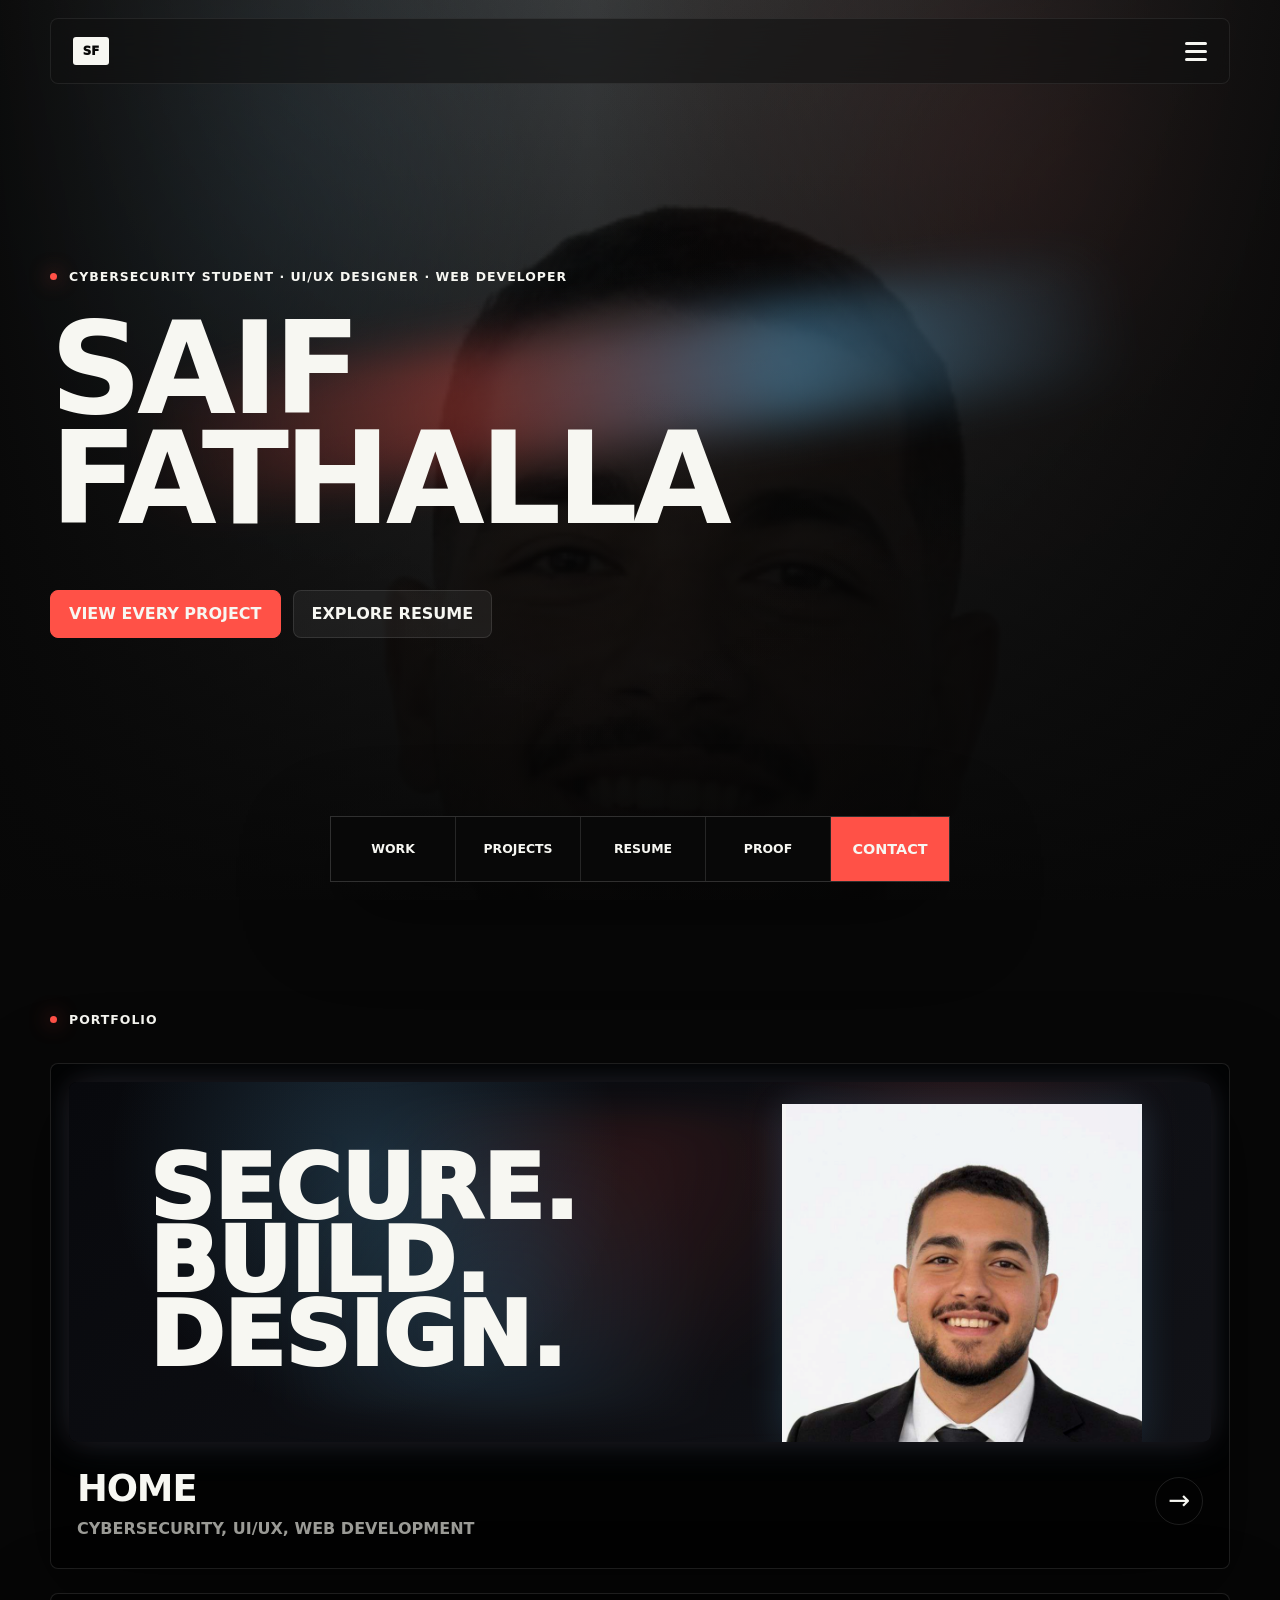
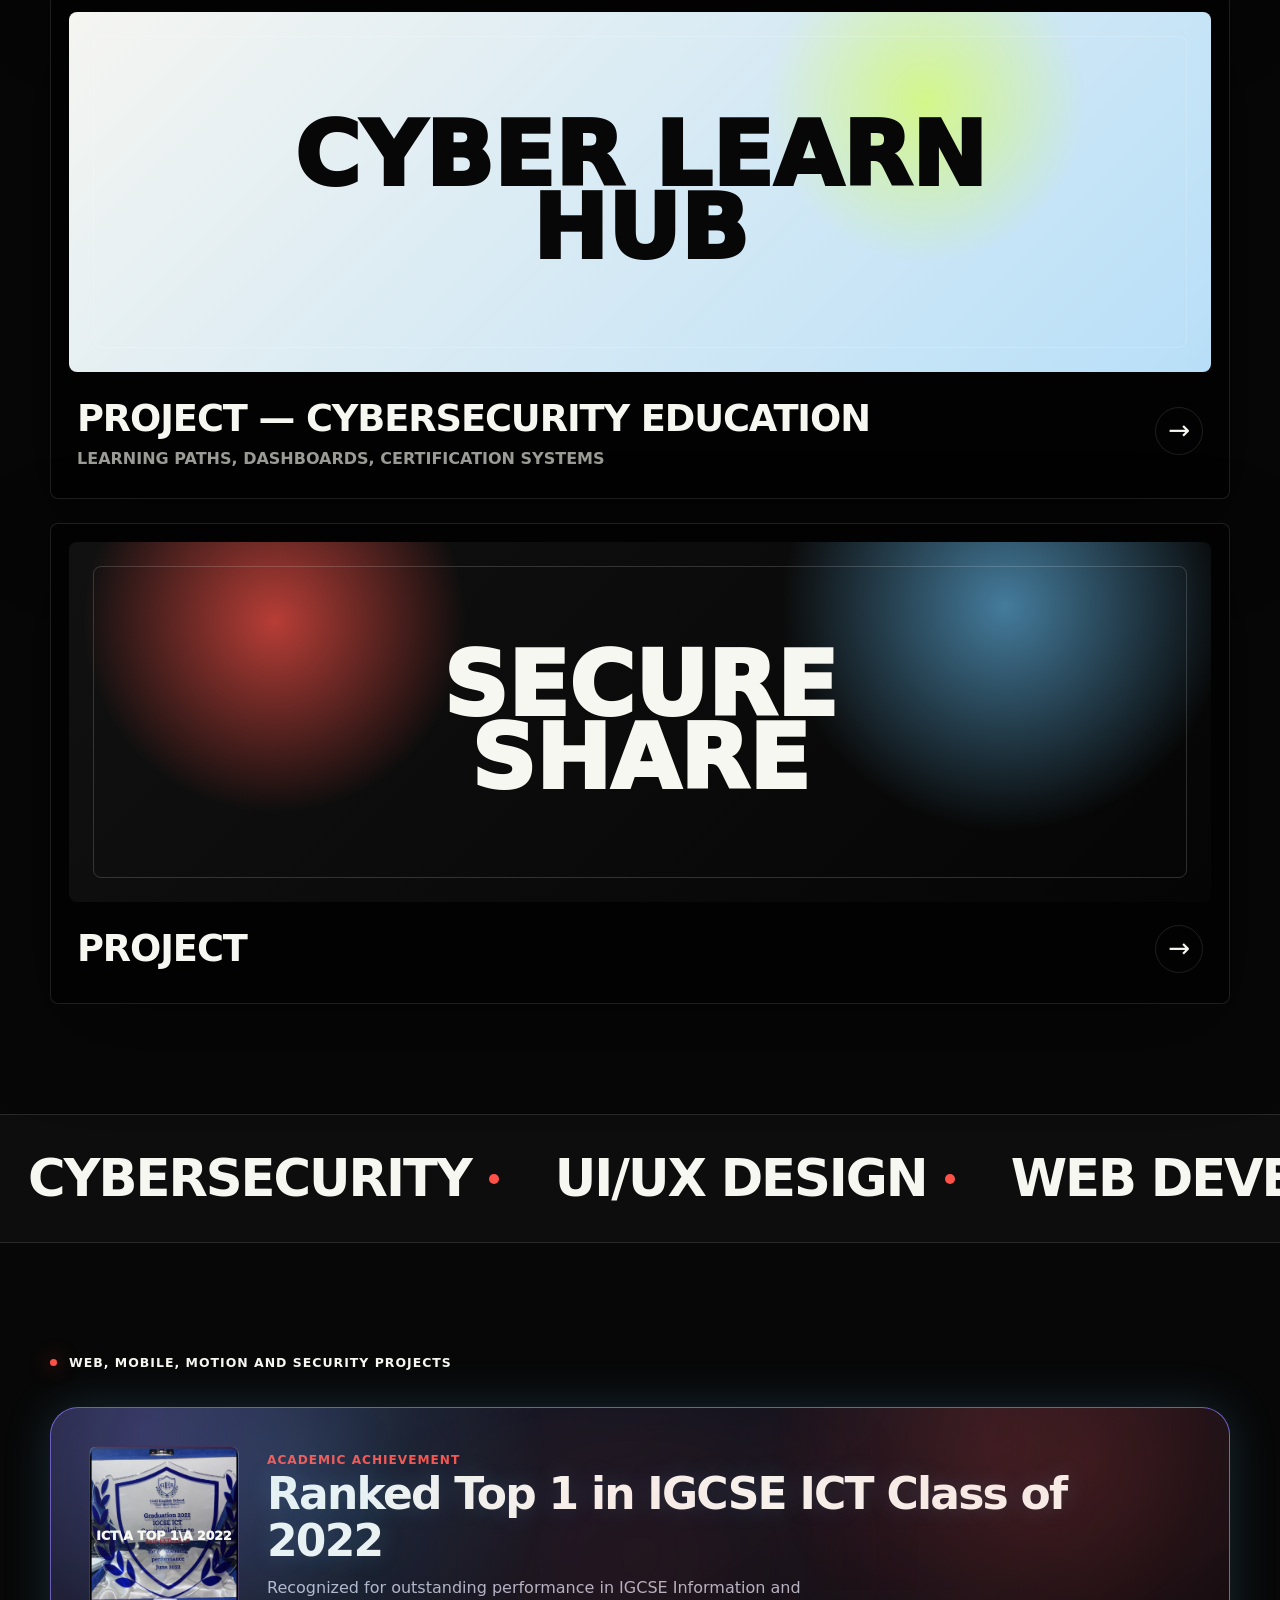
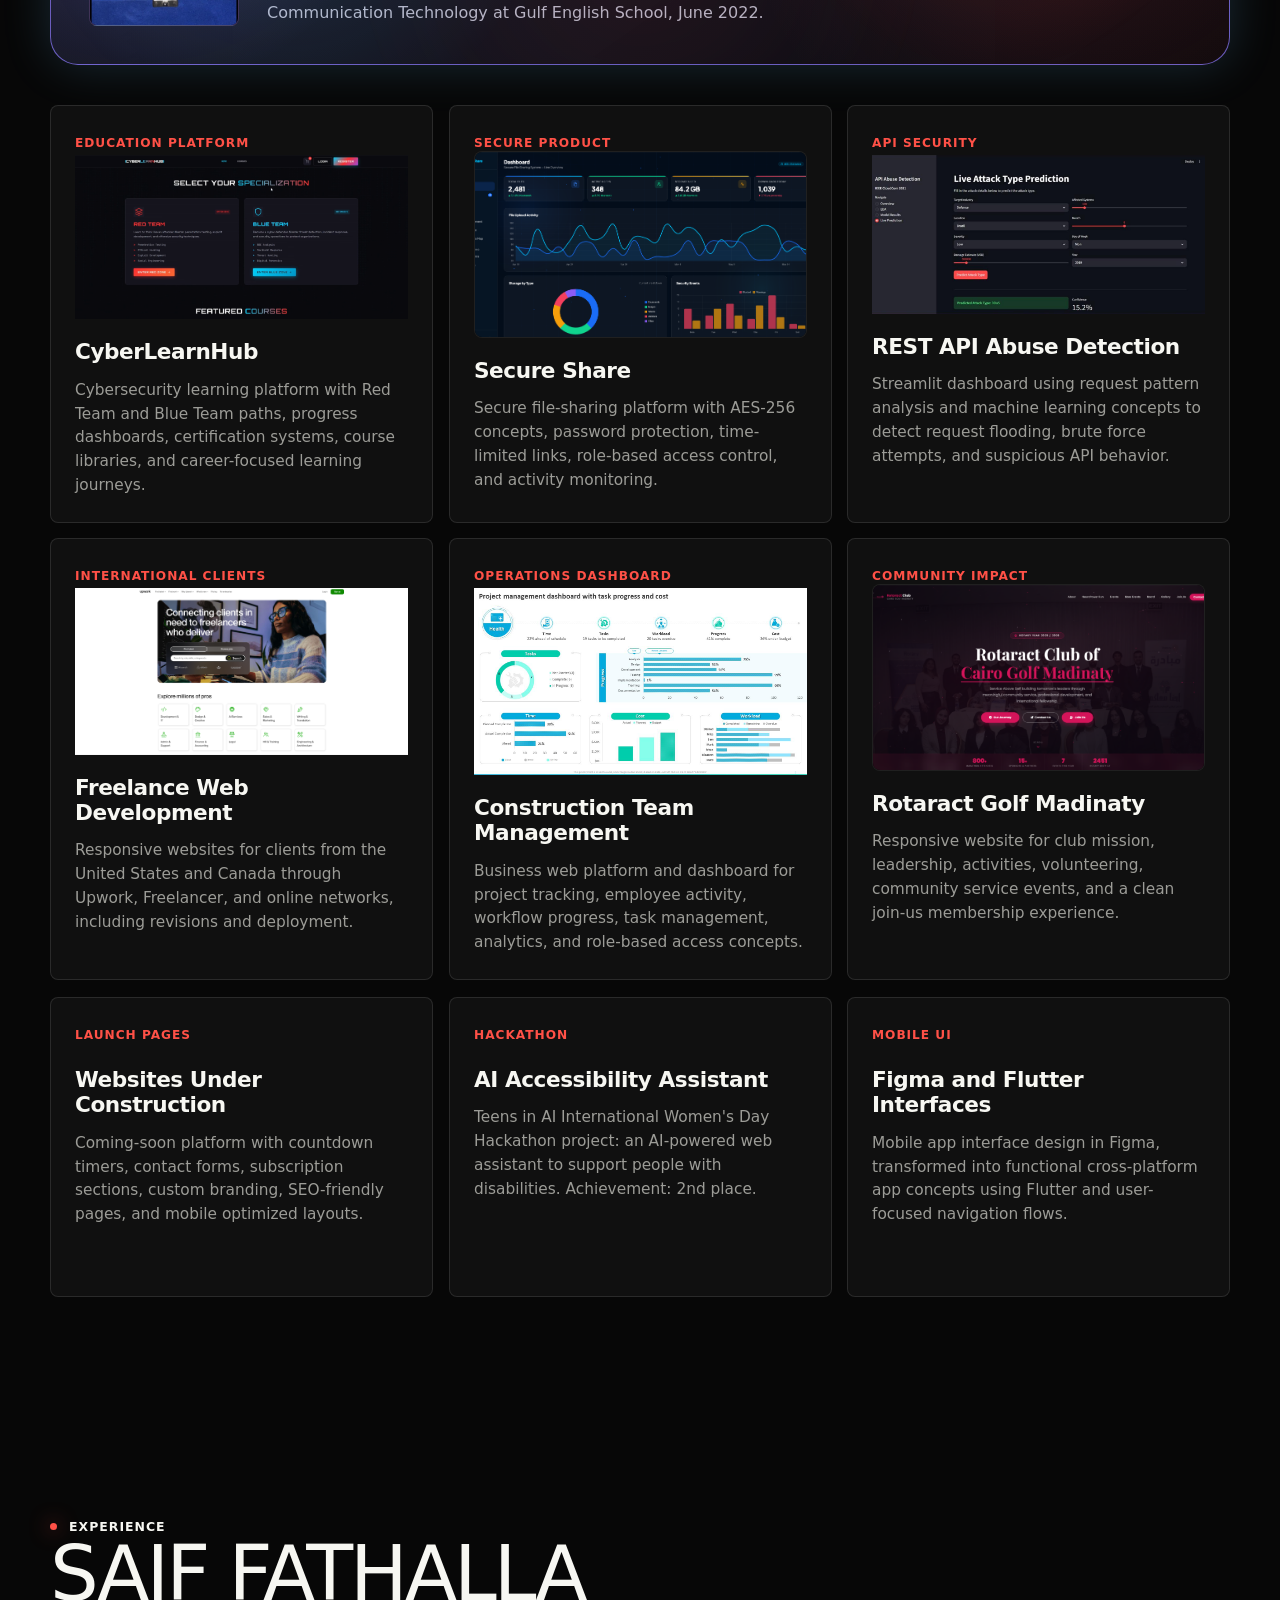
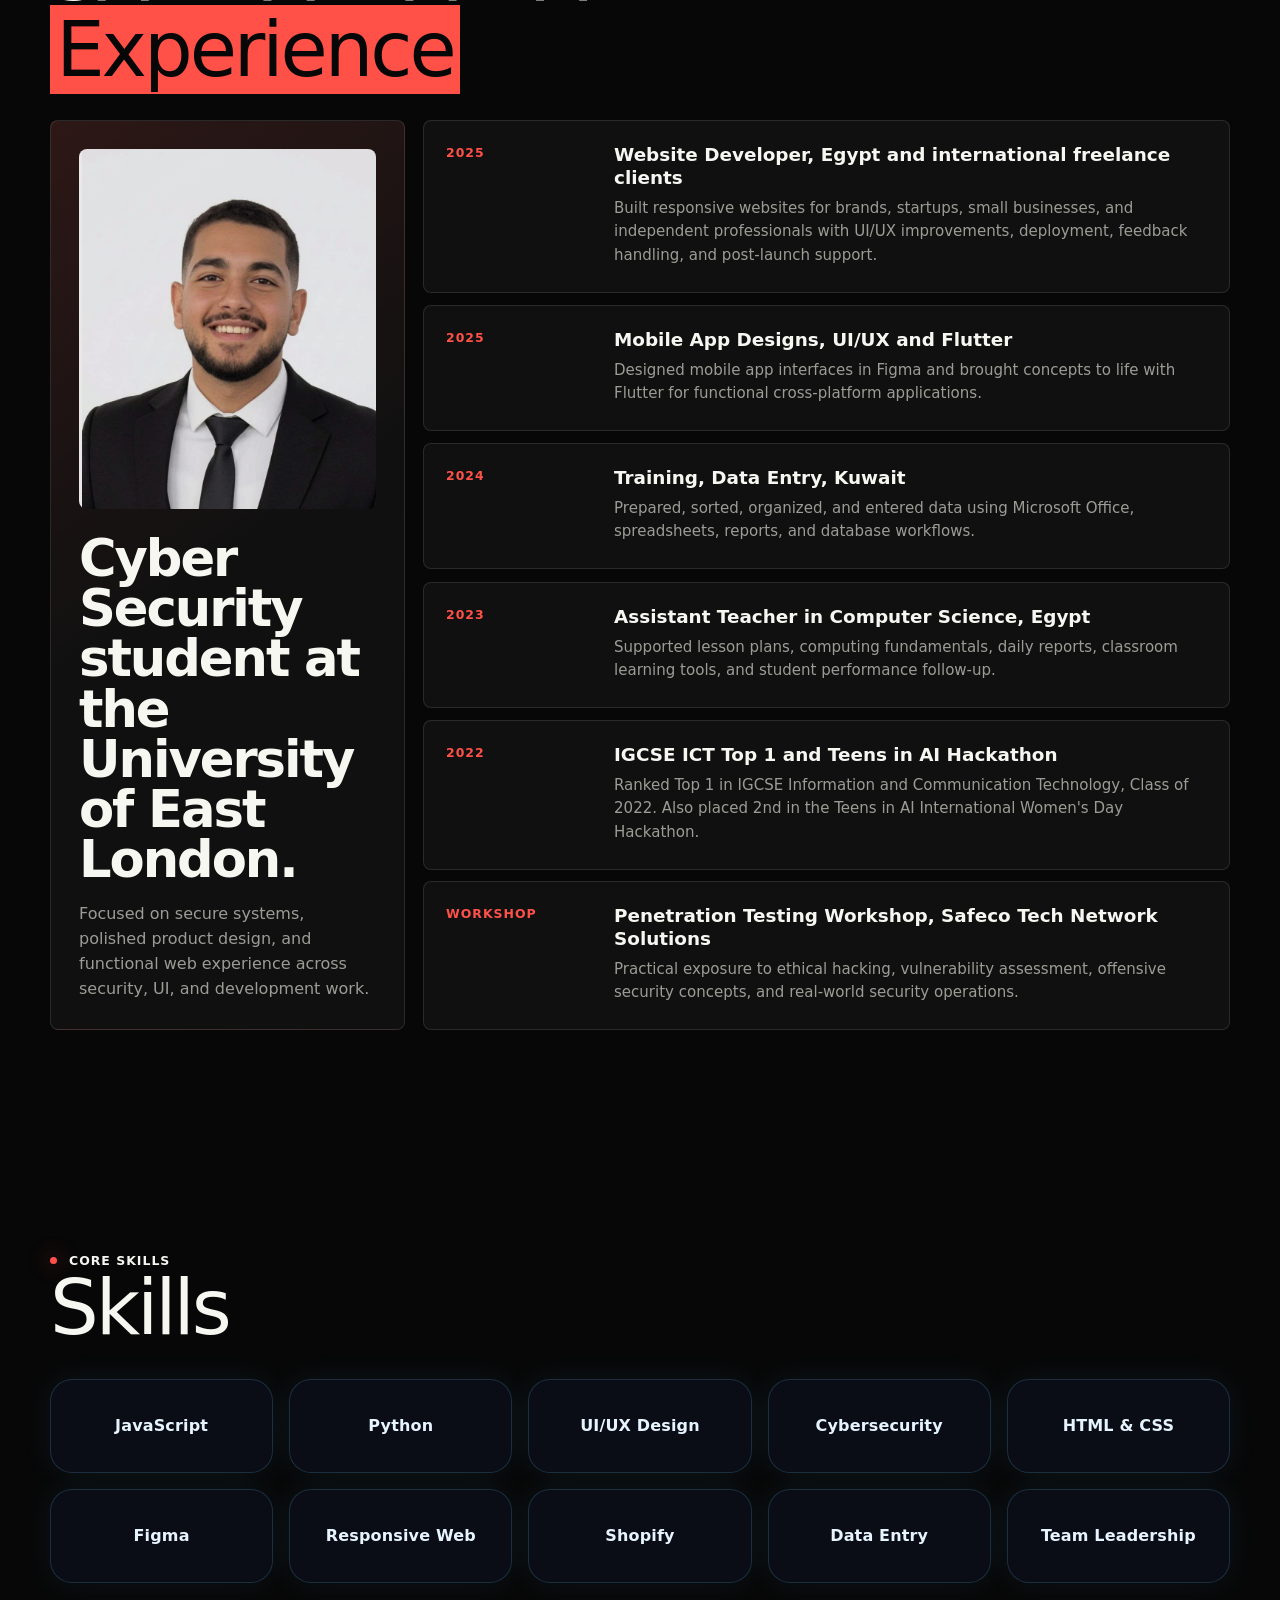
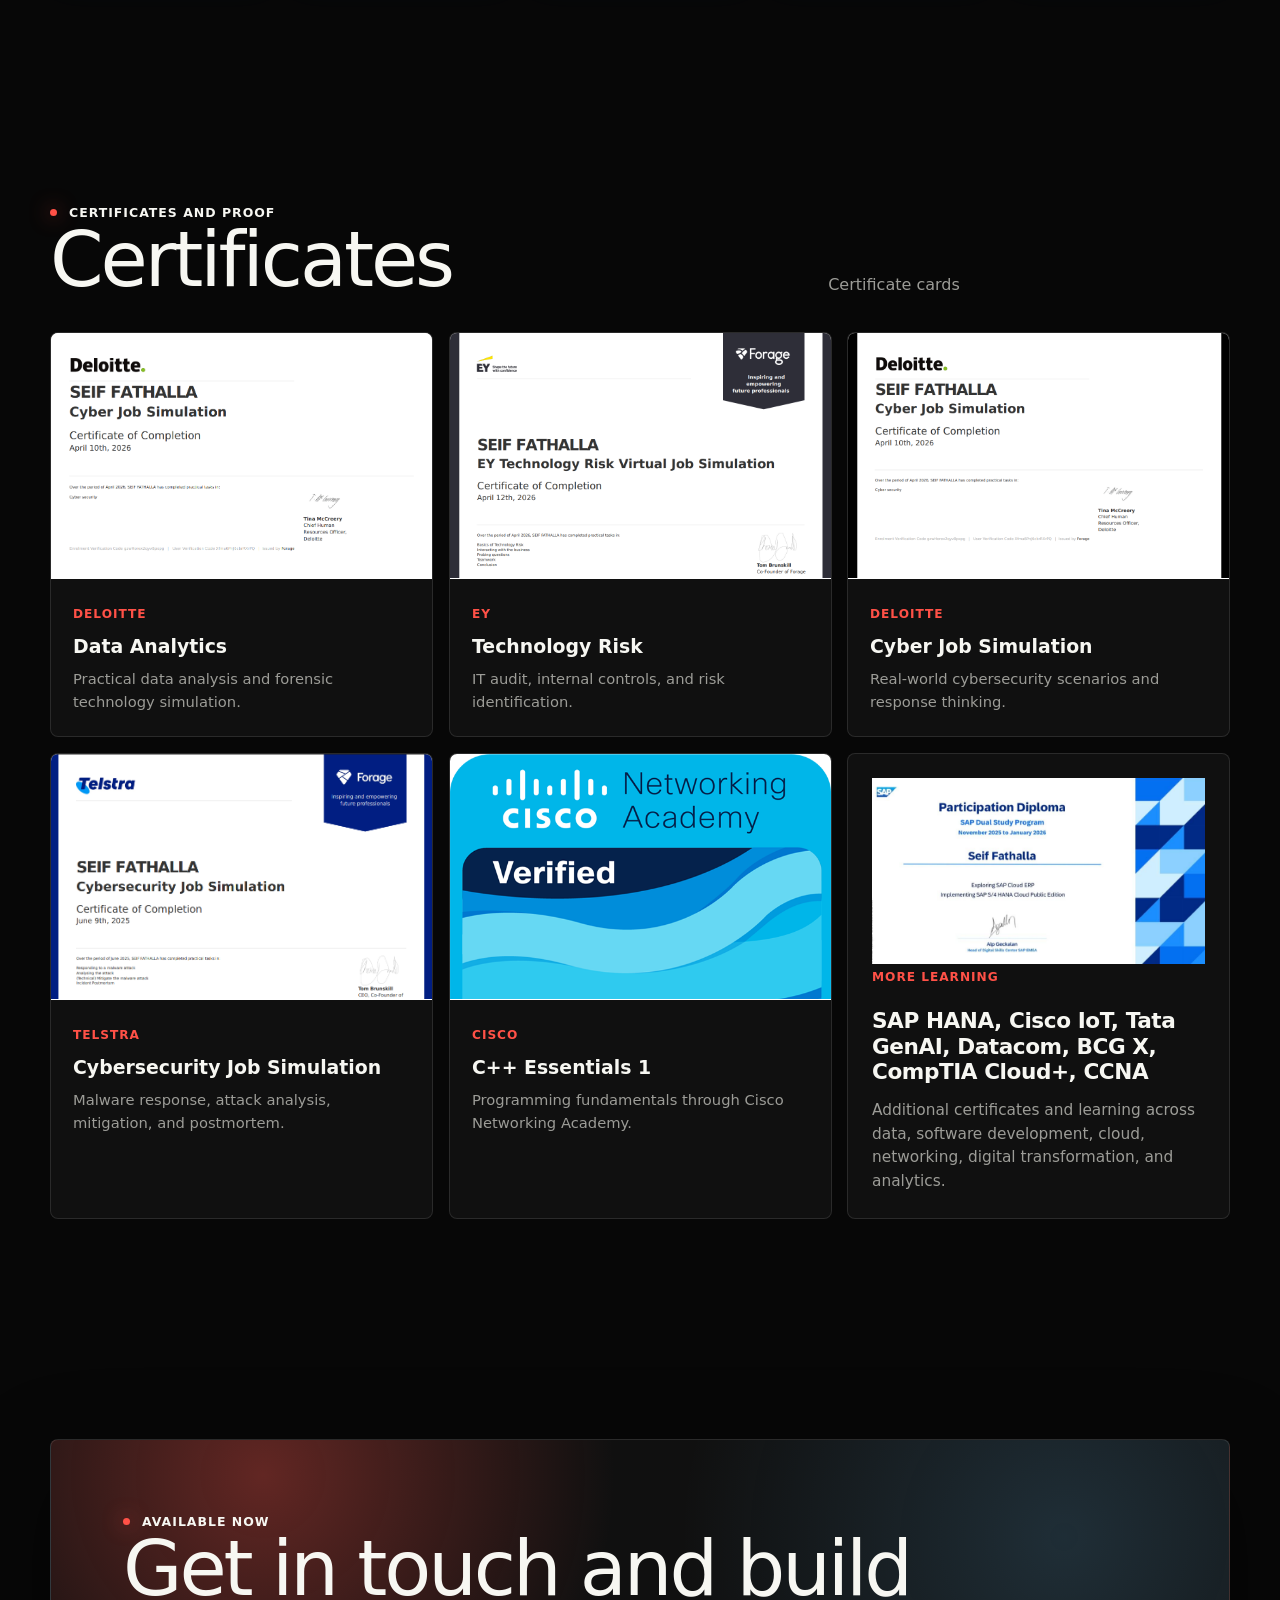
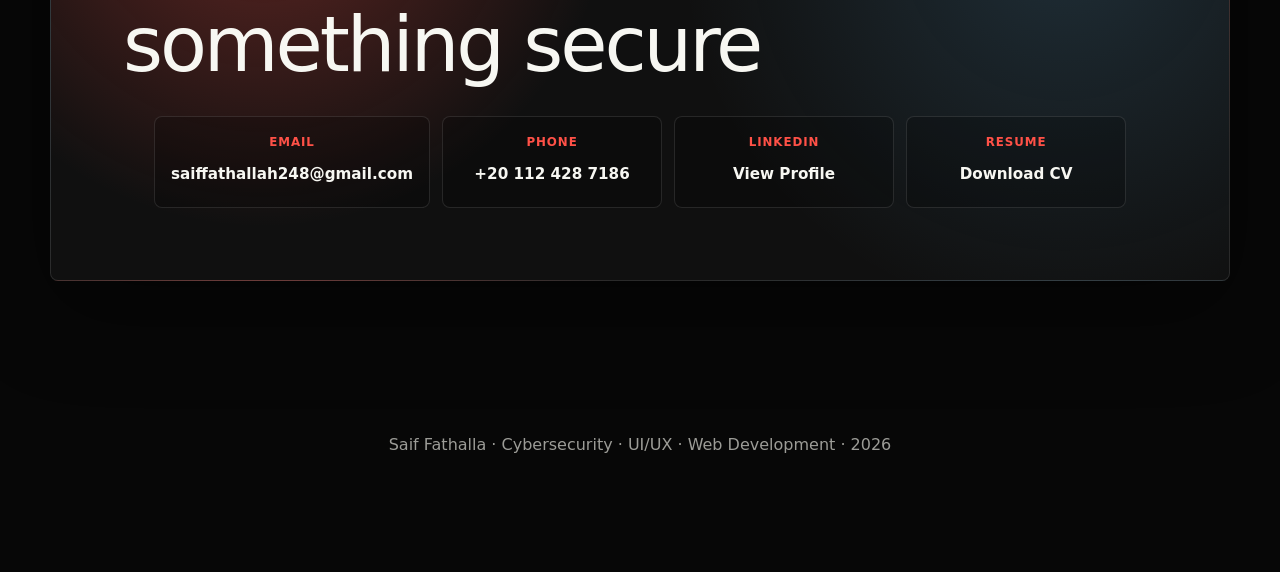
<file: index.html>
<!DOCTYPE html>
<html lang="en">
<head>
  <meta charset="UTF-8">
  <meta name="viewport" content="width=device-width, initial-scale=1.0">
  <title>Saif Fathalla | /PORTFOLIO</title>
  <meta name="description" content="Cinematic portfolio for Saif Fathalla: cybersecurity, UI/UX, web development, projects, resume, and certificates.">
  <style>
    :root {
      --black: #070707;
      --panel: #101010;
      --panel-2: #151515;
      --line: rgba(255, 255, 255, 0.11);
      --text: #f7f7f2;
      --muted: #9c9c97;
      --coral: #ff5147;
      --coral-dark: #db3029;
      --blue: #6cc8ff;
      --violet: #8d7cff;
      --lime: #d6ff4f;
      --shadow: 0 28px 90px rgba(0, 0, 0, 0.42);
      --radius: 8px;
      --max: 1180px;
    }

    * {
      box-sizing: border-box;
      margin: 0;
      padding: 0;
    }

    html {
      scroll-behavior: smooth;
    }

    body {
      min-height: 100vh;
      color: var(--text);
      background: var(--black);
      font-family: Inter, ui-sans-serif, system-ui, -apple-system, BlinkMacSystemFont, "Segoe UI", sans-serif;
      line-height: 1.55;
      overflow-x: hidden;
    }

    body::before {
      content: "";
      position: fixed;
      inset: 0;
      z-index: -4;
      pointer-events: none;
      background:
        radial-gradient(circle at 22% 14%, rgba(108, 200, 255, 0.22), transparent 28rem),
        radial-gradient(circle at 82% 18%, rgba(255, 81, 71, 0.16), transparent 28rem),
        linear-gradient(180deg, #111 0%, #070707 48%, #0c0c0c 100%);
      animation: atmosphere 14s ease-in-out infinite alternate;
    }

    body::after {
      content: "";
      position: fixed;
      inset: 0;
      z-index: -3;
      pointer-events: none;
      opacity: 0.22;
      background-image:
        linear-gradient(rgba(255, 255, 255, 0.035) 1px, transparent 1px),
        linear-gradient(90deg, rgba(255, 255, 255, 0.035) 1px, transparent 1px);
      background-size: 58px 58px;
      mask-image: linear-gradient(to bottom, transparent, black 18%, black 88%, transparent);
    }

    a {
      color: inherit;
      text-decoration: none;
    }

    img {
      display: block;
      max-width: 100%;
    }

    .shell {
      width: min(var(--max), calc(100% - 36px));
      margin: 0 auto;
    }

    .topbar {
      position: fixed;
      top: 18px;
      left: 50%;
      z-index: 30;
      width: min(var(--max), calc(100% - 36px));
      display: flex;
      align-items: center;
      justify-content: space-between;
      padding: 18px 22px;
      border: 1px solid rgba(255, 255, 255, 0.08);
      border-radius: var(--radius);
      background: rgba(16, 16, 16, 0.58);
      backdrop-filter: blur(18px);
      transform: translateX(-50%);
    }

    .mark {
      display: grid;
      width: 36px;
      height: 28px;
      place-items: center;
      color: var(--black);
      background: var(--text);
      border-radius: 3px;
      font-size: 0.74rem;
      font-weight: 950;
      letter-spacing: 0;
    }

    .menu {
      display: inline-grid;
      gap: 5px;
      width: 22px;
    }

    .menu span {
      height: 3px;
      background: var(--text);
      border-radius: 999px;
    }

    .dock {
      position: fixed;
      left: 50%;
      bottom: 18px;
      z-index: 40;
      display: grid;
      grid-template-columns: repeat(4, minmax(70px, 1fr)) minmax(118px, auto);
      width: min(620px, calc(100% - 28px));
      border: 1px solid rgba(255, 255, 255, 0.16);
      background: rgba(9, 9, 9, 0.86);
      box-shadow: var(--shadow);
      backdrop-filter: blur(18px);
      transform: translateX(-50%);
    }

    .dock a {
      display: grid;
      min-height: 64px;
      place-items: center;
      border-right: 1px solid rgba(255, 255, 255, 0.12);
      color: var(--text);
      font-size: 0.78rem;
      font-weight: 900;
      text-transform: uppercase;
      transition: background 180ms ease, color 180ms ease;
    }

    .dock a:hover {
      background: rgba(255, 255, 255, 0.08);
      color: var(--coral);
    }

    .dock .contact-tab {
      border-right: 0;
      color: var(--text);
      background: var(--coral);
      font-size: 0.9rem;
    }

    .dock .contact-tab:hover {
      color: var(--text);
      background: var(--coral-dark);
    }

    .hero {
      position: relative;
      min-height: 100vh;
      display: grid;
      align-items: center;
      padding: 110px 0 105px;
      overflow: hidden;
    }

    .hero-bg {
      position: absolute;
      inset: 0;
      z-index: -2;
      overflow: hidden;
      background:
        radial-gradient(circle at 20% 24%, rgba(108, 200, 255, 0.12), transparent 18rem),
        radial-gradient(circle at 78% 18%, rgba(255, 81, 71, 0.12), transparent 16rem);
    }

    .hero-bg img {
      width: 100%;
      height: 100%;
      object-fit: cover;
      object-position: center top;
      opacity: 0.44;
      filter: grayscale(0.35) contrast(1.18) brightness(0.58);
      transform: scale(1.05);
      animation: slowZoom 16s ease-in-out infinite alternate;
    }

    .hero-bg::before {
      content: "";
      position: absolute;
      inset: 0;
      z-index: 1;
      background:
        linear-gradient(90deg, rgba(7, 7, 7, 0.92), rgba(7, 7, 7, 0.24) 46%, rgba(7, 7, 7, 0.88)),
        linear-gradient(180deg, rgba(7, 7, 7, 0.08), rgba(7, 7, 7, 0.94));
    }

    .hero-bg::after {
      content: "";
      position: absolute;
      inset: 0;
      z-index: 0;
      background:
        radial-gradient(circle at 15% 28%, rgba(108, 200, 255, 0.16), transparent 18rem),
        radial-gradient(circle at 85% 22%, rgba(255, 81, 71, 0.12), transparent 16rem);
      opacity: 0.78;
      filter: blur(20px);
      animation: glowShift 18s ease-in-out infinite alternate;
      pointer-events: none;
    }

    .streak {
      position: absolute;
      left: 10%;
      top: 36%;
      z-index: -1;
      width: 78vw;
      height: 120px;
      background: linear-gradient(90deg, transparent, rgba(255, 81, 71, 0.74), rgba(108, 200, 255, 0.85), transparent);
      filter: blur(24px);
      transform: rotate(-8deg);
      opacity: 0.48;
      animation: streakMove 7.5s ease-in-out infinite alternate;
    }

    .hero-content {
      display: grid;
      gap: 28px;
    }

    .eyebrow {
      display: flex;
      align-items: center;
      gap: 12px;
      color: var(--text);
      font-size: 0.78rem;
      font-weight: 900;
      letter-spacing: 0.08em;
      text-transform: uppercase;
    }

    .eyebrow::before {
      content: "";
      width: 7px;
      height: 7px;
      border-radius: 50%;
      background: var(--coral);
      box-shadow: 0 0 20px rgba(255, 81, 71, 0.8);
    }

    h1 {
      font-size: clamp(3.25rem, 10vw, 8.8rem);
      line-height: 0.86;
      letter-spacing: -0.04em;
      text-transform: uppercase;
    }

    .hero-name {
      display: block;
      max-width: 850px;
    }

    .hero-copy {
      max-width: 700px;
      color: rgba(247, 247, 242, 0.82);
      font-size: clamp(1rem, 2vw, 1.3rem);
    }

    .hero-actions {
      display: flex;
      flex-wrap: wrap;
      gap: 12px;
    }

    .button {
      display: inline-flex;
      min-height: 48px;
      align-items: center;
      justify-content: center;
      padding: 0 18px;
      border: 1px solid var(--line);
      border-radius: var(--radius);
      color: var(--text);
      background: rgba(255, 255, 255, 0.06);
      font-weight: 900;
      text-transform: uppercase;
      transition: transform 180ms ease, background 180ms ease, border-color 180ms ease;
    }

    .button.primary {
      border-color: var(--coral);
      background: var(--coral);
    }

    .button:hover {
      transform: translateY(-2px);
      border-color: rgba(255, 255, 255, 0.36);
      background: rgba(255, 255, 255, 0.12);
    }

    .button.primary:hover {
      background: var(--coral-dark);
    }

    section {
      padding: 110px 0;
    }

    .section-head {
      display: grid;
      grid-template-columns: minmax(0, 0.78fr) minmax(280px, 0.42fr);
      gap: 32px;
      align-items: end;
      margin-bottom: 34px;
    }

    h2 {
      max-width: 880px;
      font-size: clamp(2.25rem, 6vw, 5.4rem);
      line-height: 0.98;
      letter-spacing: -0.04em;
      font-weight: 500;
      overflow-wrap: anywhere;
    }

    .mark-text {
      display: inline;
      color: var(--black);
      background: var(--coral);
      box-decoration-break: clone;
      -webkit-box-decoration-break: clone;
      padding: 0 0.08em;
    }

    .section-note {
      color: var(--muted);
      font-size: 1rem;
    }

    .preview-stack {
      display: grid;
      gap: 24px;
    }

    .preview-card {
      overflow: hidden;
      border: 1px solid var(--line);
      border-radius: var(--radius);
      background: #020202;
      box-shadow: var(--shadow);
      transform-style: preserve-3d;
      transition: transform 260ms ease, border-color 260ms ease;
    }

    .preview-card:hover {
      border-color: rgba(255, 81, 71, 0.6);
      transform: translateY(-8px);
    }

    .mockup {
      position: relative;
      min-height: 360px;
      margin: 18px;
      overflow: hidden;
      border-radius: var(--radius);
      background:
        radial-gradient(circle at 18% 22%, rgba(255, 81, 71, 0.7), transparent 12rem),
        radial-gradient(circle at 82% 18%, rgba(108, 200, 255, 0.6), transparent 14rem),
        linear-gradient(135deg, #111, #050505);
    }

    .mockup::before {
      content: "";
      position: absolute;
      inset: 24px;
      border: 1px solid rgba(255, 255, 255, 0.16);
      border-radius: var(--radius);
    }

    .mockup::after {
      content: attr(data-title);
      position: absolute;
      left: 50%;
      top: 50%;
      width: min(720px, calc(100% - 54px));
      color: var(--text);
      font-size: clamp(2.4rem, 7vw, 7.5rem);
      font-weight: 950;
      line-height: 0.82;
      text-align: center;
      text-transform: uppercase;
      transform: translate(-50%, -50%);
    }

    .mockup.light {
      background:
        radial-gradient(circle at 75% 25%, rgba(214, 255, 79, 0.65), transparent 10rem),
        linear-gradient(135deg, #f5f5f1, #b8dff8);
    }

    .mockup.light::after {
      color: var(--black);
    }

    .mockup.profile {
      background:
        radial-gradient(circle at 26% 22%, rgba(108, 200, 255, 0.18), transparent 16rem),
        radial-gradient(circle at 78% 18%, rgba(255, 81, 71, 0.12), transparent 14rem),
        linear-gradient(145deg, #08090d, #111217);
      box-shadow: 0 0 42px rgba(108, 200, 255, 0.16), 0 0 28px rgba(255, 81, 71, 0.08);
      overflow: hidden;
      animation: glowPulse 5s ease-in-out infinite alternate;
    }

    .mockup.profile::before {
      content: "";
      position: absolute;
      inset: 8%;
      z-index: 0;
      background: radial-gradient(circle at 50% 18%, rgba(255, 81, 71, 0.12), transparent 45%),
        radial-gradient(circle at 34% 72%, rgba(108, 200, 255, 0.14), transparent 34%);
      filter: blur(18px);
      animation: float 12s ease-in-out infinite;
      pointer-events: none;
    }

    .mockup.profile img {
      position: absolute;
      right: 6%;
      bottom: 0;
      height: 94%;
      width: min(46%, 360px);
      object-fit: cover;
      object-position: top center;
      filter: grayscale(0.05) contrast(1.05);
      opacity: 0.96;
      box-shadow: 0 0 36px rgba(108, 200, 255, 0.18);
      transition: transform 260ms ease;
    }

    .mockup.profile:hover img {
      transform: translateY(-4px) scale(1.01);
    }

    .mockup.profile::after {
      left: 7%;
      width: 52%;
      text-align: left;
      transform: translate(0, -50%);
    }

    .preview-meta {
      display: grid;
      grid-template-columns: minmax(0, 1fr) auto;
      gap: 18px;
      align-items: center;
      padding: 0 26px 26px;
      text-transform: uppercase;
    }

    .preview-meta h3 {
      font-size: clamp(1.35rem, 3vw, 2.3rem);
      letter-spacing: -0.03em;
    }

    .preview-meta span {
      color: var(--muted);
      font-weight: 800;
    }

    .arrow {
      display: grid;
      width: 48px;
      height: 48px;
      place-items: center;
      border: 1px solid var(--line);
      border-radius: 50%;
      color: var(--text);
      font-size: 1.65rem;
      transition: background 180ms ease;
    }

    .preview-card:hover .arrow {
      background: var(--coral);
    }

    .grid {
      display: grid;
      grid-template-columns: repeat(3, minmax(0, 1fr));
      gap: 16px;
    }

    .tile {
      min-height: 300px;
      padding: 24px;
      border: 1px solid var(--line);
      border-radius: var(--radius);
      background: var(--panel);
      transition: transform 240ms ease, background 240ms ease, border-color 240ms ease;
    }

    .tile:hover {
      border-color: rgba(255, 81, 71, 0.54);
      background: var(--panel-2);
      transform: translateY(-6px);
    }

    .project-shot {
      position: relative;
      width: 100%;
      aspect-ratio: 16 / 9;
      margin: -4px 0 20px;
      overflow: hidden;
      border: 1px solid var(--line);
      border-radius: var(--radius);
      background: #050505;
    }

    .project-shot img {
      width: 100%;
      height: 100%;
      object-fit: cover;
      object-position: top center;
      transition: transform 420ms ease;
    }

    .tile:hover .project-shot img {
      transform: scale(1.045);
    }

    .achievement-card {
      position: relative;
      grid-column: 1 / -1;
      display: grid;
      grid-template-columns: 150px minmax(0, 1fr);
      gap: 28px;
      align-items: center;
      margin-bottom: 24px;
      padding: clamp(22px, 4vw, 38px);
      border: 1px solid rgba(141, 124, 255, 0.72);
      border-radius: 28px;
      background:
        radial-gradient(circle at 8% 10%, rgba(141, 124, 255, 0.24), transparent 16rem),
        radial-gradient(circle at 88% 22%, rgba(255, 81, 71, 0.15), transparent 22rem),
        linear-gradient(145deg, rgba(58, 63, 105, 0.42), rgba(8, 8, 12, 0.9));
      box-shadow: 0 0 48px rgba(108, 200, 255, 0.18);
      overflow: hidden;
    }

    .achievement-card::before {
      content: "";
      position: absolute;
      inset: 0;
      background:
        radial-gradient(circle at 20% 25%, rgba(108, 200, 255, 0.16), transparent 28%),
        radial-gradient(circle at 80% 15%, rgba(255, 81, 71, 0.12), transparent 24%);
      pointer-events: none;
      opacity: 0.9;
      animation: drift 18s linear infinite;
    }

    .achievement-card::after {
      content: "";
      position: absolute;
      left: 50%;
      bottom: -18%;
      width: 120%;
      height: 120%;
      transform: translateX(-50%);
      background: radial-gradient(circle, rgba(255, 81, 71, 0.1), transparent 40%);
      filter: blur(28px);
      opacity: 0.8;
      animation: float 12s ease-in-out infinite;
      pointer-events: none;
    }

    .award-thumb {
      position: relative;
      display: grid;
      aspect-ratio: 1 / 1.2;
      min-height: 150px;
      place-items: center;
      overflow: hidden;
      border: 1px solid rgba(255, 255, 255, 0.14);
      border-radius: var(--radius);
      background:
        linear-gradient(145deg, rgba(108, 200, 255, 0.32), transparent 58%),
        radial-gradient(circle at 50% 20%, rgba(255, 81, 71, 0.12), transparent 0 34%),
        #20113b;
      animation: pulseGlow 4s ease-in-out infinite;
    }

    .award-thumb::before {
      content: "";
      position: absolute;
      inset: 14%;
      border: 3px solid rgba(255, 255, 255, 0.78);
      border-radius: 26px;
      clip-path: polygon(50% 0, 94% 18%, 82% 74%, 50% 100%, 18% 74%, 6% 18%);
      box-shadow: inset 0 0 24px rgba(108, 200, 255, 0.22), 0 0 32px rgba(255, 81, 71, 0.18);
      animation: ringDrift 7s ease-in-out infinite;
    }

    .award-thumb::after {
      content: "ICT\\A TOP 1\\A 2022";
      position: absolute;
      color: var(--text);
      font-size: 0.78rem;
      font-weight: 950;
      line-height: 1.25;
      text-align: center;
      white-space: pre;
      z-index: 2;
    }

    .award-thumb img {
      position: absolute;
      inset: 0;
      z-index: 1;
      width: 100%;
      height: 100%;
      object-fit: cover;
      object-position: center;
      border-radius: inherit;
      opacity: 0.9;
      transform: translateY(2px);
    }

    .achievement-card h3 {
      font-size: clamp(1.55rem, 4vw, 2.75rem);
      line-height: 1.05;
      letter-spacing: -0.04em;
      text-shadow: 0 0 24px rgba(108, 200, 255, 0.18);
    }

    .achievement-card p {
      max-width: 620px;
      margin-top: 12px;
      color: rgba(233, 235, 255, 0.76);
    }

    @keyframes drift {
      from { transform: translateX(0); }
      to { transform: translateX(-18%); }
    }

    @keyframes float {
      0%, 100% { transform: translate(-50%, 0); }
      50% { transform: translate(-50%, -12px); }
    }

    @keyframes pulseGlow {
      from { box-shadow: 0 0 24px rgba(108, 200, 255, 0.26); }
      to { box-shadow: 0 0 38px rgba(108, 200, 255, 0.45); }
    }

    @keyframes ringDrift {
      0%, 100% { transform: scale(1) rotate(0deg); }
      50% { transform: scale(1.02) rotate(4deg); }
    }

    .tile h3 {
      margin-top: 20px;
      font-size: 1.35rem;
      line-height: 1.18;
      letter-spacing: -0.02em;
    }

    .tile p {
      margin-top: 14px;
      color: var(--muted);
      font-size: 0.96rem;
    }

    .tagline {
      color: var(--coral);
      font-size: 0.76rem;
      font-weight: 900;
      letter-spacing: 0.08em;
      text-transform: uppercase;
    }

    .marquee {
      display: flex;
      overflow: hidden;
      border-block: 1px solid var(--line);
      background: #0d0d0d;
      white-space: nowrap;
    }

    .marquee-track {
      display: flex;
      min-width: max-content;
      animation: marquee 24s linear infinite;
    }

    .marquee span {
      display: inline-flex;
      align-items: center;
      gap: 18px;
      padding: 24px 28px;
      color: var(--text);
      font-size: clamp(1.4rem, 4vw, 3.8rem);
      font-weight: 900;
      letter-spacing: -0.04em;
      text-transform: uppercase;
    }

    .marquee span::after {
      content: "";
      width: 10px;
      height: 10px;
      border-radius: 50%;
      background: var(--coral);
    }

    .resume-board {
      display: grid;
      grid-template-columns: minmax(280px, 0.44fr) minmax(0, 1fr);
      gap: 18px;
    }

    .resume-card {
      min-height: 100%;
      padding: 28px;
      border: 1px solid var(--line);
      border-radius: var(--radius);
      background:
        linear-gradient(145deg, rgba(255, 81, 71, 0.12), transparent 50%),
        var(--panel);
    }

    .resume-card img {
      width: 100%;
      max-height: 360px;
      object-fit: cover;
      object-position: top center;
      border-radius: var(--radius);
      opacity: 0.9;
      filter: grayscale(0.18);
    }

    .resume-card h3 {
      margin-top: 24px;
      font-size: clamp(1.8rem, 4vw, 3.2rem);
      line-height: 0.98;
      letter-spacing: -0.04em;
    }

    .timeline {
      display: grid;
      gap: 12px;
    }

    .timeline-item {
      display: grid;
      grid-template-columns: 150px minmax(0, 1fr);
      gap: 18px;
      padding: 22px;
      border: 1px solid var(--line);
      border-radius: var(--radius);
      background: var(--panel);
      transition: transform 220ms ease, border-color 220ms ease, background 220ms ease;
    }

    .timeline-item:hover {
      border-color: rgba(255, 81, 71, 0.56);
      background: var(--panel-2);
      transform: translateY(-4px);
    }

    .date {
      color: var(--coral);
      font-size: 0.78rem;
      font-weight: 900;
      letter-spacing: 0.08em;
      text-transform: uppercase;
    }

    .timeline-item h3 {
      font-size: 1.15rem;
      line-height: 1.25;
    }

    .timeline-item p {
      margin-top: 8px;
      color: var(--muted);
      font-size: 0.94rem;
    }

    .skills-grid {
      display: grid;
      grid-template-columns: repeat(5, minmax(0, 1fr));
      gap: 16px;
      margin-top: 24px;
    }

    .skill-card {
      padding: 18px 20px;
      border: 1px solid rgba(108, 200, 255, 0.18);
      border-radius: 22px;
      background: rgba(13, 15, 26, 0.88);
      box-shadow: 0 0 30px rgba(108, 200, 255, 0.08);
      transition: transform 220ms ease, border-color 220ms ease, background 220ms ease;
      min-height: 94px;
      display: grid;
      place-items: center;
      text-align: center;
    }

    .skill-card:hover {
      transform: translateY(-5px);
      border-color: rgba(108, 200, 255, 0.45);
      background: rgba(20, 30, 62, 0.96);
    }

    .skill-card span {
      display: inline-flex;
      align-items: center;
      justify-content: center;
      color: #e6f4ff;
      font-weight: 700;
      letter-spacing: 0.01em;
    }

    .cert-gallery {
      display: grid;
      grid-template-columns: repeat(3, minmax(0, 1fr));
      gap: 16px;
    }

    .cert-card {
      overflow: hidden;
      border: 1px solid var(--line);
      border-radius: var(--radius);
      background: var(--panel);
      transition: transform 220ms ease, border-color 220ms ease;
    }

    .cert-card:hover {
      border-color: rgba(255, 81, 71, 0.58);
      transform: translateY(-6px);
    }

    .cert-card img {
      width: 100%;
      aspect-ratio: 1.55 / 1;
      object-fit: cover;
      object-position: top center;
      border-bottom: 1px solid var(--line);
      background: #fff;
    }

    .cert-body {
      padding: 22px;
    }

    .cert-body h3 {
      margin-top: 10px;
      font-size: 1.18rem;
      line-height: 1.2;
    }

    .cert-body p {
      margin-top: 10px;
      color: var(--muted);
      font-size: 0.92rem;
    }

    .cta {
      position: relative;
      overflow: hidden;
      padding: clamp(34px, 7vw, 72px);
      border: 1px solid var(--line);
      border-radius: var(--radius);
      background:
        radial-gradient(circle at 18% 8%, rgba(255, 81, 71, 0.34), transparent 22rem),
        radial-gradient(circle at 86% 22%, rgba(108, 200, 255, 0.16), transparent 24rem),
        var(--panel);
      box-shadow: var(--shadow);
    }

    .cta h2 {
      max-width: 920px;
    }

    .contact-links {
      display: flex;
      justify-content: center;
      flex-wrap: wrap;
      gap: 12px;
      margin-top: 34px;
    }

    .contact-links a {
      min-height: 92px;
      padding: 16px;
      border: 1px solid var(--line);
      border-radius: var(--radius);
      background: rgba(0, 0, 0, 0.22);
      transition: transform 180ms ease, border-color 180ms ease, background 180ms ease;
      text-align: center;
      min-width: 220px;
    }

    .contact-links a:hover {
      border-color: rgba(255, 81, 71, 0.58);
      background: rgba(255, 255, 255, 0.06);
      transform: translateY(-4px);
    }

    .contact-links span {
      display: block;
      color: var(--coral);
      font-size: 0.74rem;
      font-weight: 900;
      letter-spacing: 0.08em;
      text-transform: uppercase;
    }

    .contact-links strong {
      display: block;
      margin-top: 12px;
      font-size: 0.95rem;
      word-break: break-word;
    }

    footer {
      padding: 42px 0 115px;
      color: var(--muted);
      text-align: center;
    }

    @keyframes atmosphere {
      from { filter: hue-rotate(0deg); transform: scale(1); }
      to { filter: hue-rotate(12deg); transform: scale(1.04); }
    }

    @keyframes slowZoom {
      from { transform: scale(1.05); }
      to { transform: scale(1.14); }
    }

    @keyframes streakMove {
      from { transform: translateX(-4%) rotate(-8deg); opacity: 0.34; }
      to { transform: translateX(7%) rotate(-6deg); opacity: 0.62; }
    }

    @keyframes glowShift {
      from { transform: translateX(0) scale(1); }
      to { transform: translateX(-12%) scale(1.04); }
    }

    @keyframes glowPulse {
      from { box-shadow: 0 0 32px rgba(108, 200, 255, 0.14); }
      to { box-shadow: 0 0 52px rgba(108, 200, 255, 0.32); }
    }

    @keyframes float {
      0%, 100% { transform: translateY(0); }
      50% { transform: translateY(-10px); }
    }

    @keyframes marquee {
      from { transform: translateX(0); }
      to { transform: translateX(-50%); }
    }

    @media (max-width: 980px) {
      .section-head,
      .resume-board {
        grid-template-columns: 1fr;
      }

      .grid,
      .cert-gallery,
      .contact-links,
      .skills-grid {
        grid-template-columns: repeat(2, minmax(0, 1fr));
      }

      .mockup.profile img {
        width: 46%;
      }
    }

    @media (max-width: 640px) {
      .shell {
        width: min(100% - 28px, var(--max));
      }

      .topbar {
        top: 12px;
        width: calc(100% - 24px);
      }

      .dock {
        bottom: 10px;
        grid-template-columns: repeat(4, 1fr);
      }

      .dock .contact-tab {
        grid-column: 1 / -1;
      }

      .dock a {
        min-height: 50px;
        font-size: 0.7rem;
      }

      .hero {
        padding-top: 104px;
      }

      h1 {
        font-size: clamp(2.9rem, 15vw, 4.8rem);
        line-height: 0.92;
      }

      section {
        padding: 80px 0;
      }

      .grid,
      .cert-gallery,
      .contact-links {
        grid-template-columns: 1fr;
      }

      .tile {
        min-height: auto;
        padding: 18px;
      }

      .award-thumb img {
        position: static;
        width: auto;
        height: auto;
        max-width: 70%;
        max-height: 70%;
        display: block;
        margin: 0 auto;
        object-fit: contain;
        transform: none;
      }

      .tile h3 {
        font-size: 1.15rem;
        overflow-wrap: anywhere;
      }

      .tile p,
      .section-note,
      .timeline-item p,
      .cert-body p {
        font-size: 0.9rem;
      }

      .skills-grid {
        grid-template-columns: 1fr;
      }

      .project-shot {
        aspect-ratio: 4 / 3;
        margin-bottom: 16px;
      }

      .achievement-card {
        grid-template-columns: 1fr;
        gap: 18px;
        border-radius: 18px;
      }

      .award-thumb {
        width: min(190px, 100%);
        min-height: 170px;
      }

      .mockup {
        min-height: 270px;
        margin: 12px;
      }

      .mockup.profile::after {
        left: 24px;
        width: calc(100% - 48px);
        text-align: left;
      }

      .mockup.profile img {
        right: -8%;
        opacity: 0.38;
        width: 68%;
      }

      .preview-meta,
      .timeline-item {
        grid-template-columns: 1fr;
      }
    }
  </style>
</head>
<body>
  <nav class="topbar" aria-label="Top navigation">
    <a class="mark" href="#top" aria-label="Saif Fathalla home">SF</a>
    <a class="menu" href="#contact" aria-label="Contact">
      <span></span>
      <span></span>
      <span></span>
    </a>
  </nav>

  <nav class="dock" aria-label="Primary navigation">
    <a href="#work">Work</a>
    <a href="#projects">Projects</a>
    <a href="#resume">Resume</a>
    <a href="#certificates">Proof</a>
    <a class="contact-tab" href="#contact">Contact</a>
  </nav>

  <main id="top">
    <header class="hero">
      <div class="hero-bg">
        <img src="assets/portfolio/saif-hero.png" alt="Saif Fathalla portrait">
      </div>
      <div class="streak"></div>
      <div class="shell hero-content">
        <span class="eyebrow">Cybersecurity student · UI/UX designer · Web developer</span>
        <h1><span class="hero-name">Saif Fathalla</span></h1>
        <p class="hero-copy">
          
        </p>
        <div class="hero-actions">
          <a class="button primary" href="#work">View every project</a>
          <a class="button" href="#resume">Explore resume</a>
        </div>
      </div>
    </header>

    <section id="work">
      <div class="shell">
        <div class="section-head">
          <div>
            <span class="eyebrow">Portfolio</span>
      
          </div>
          <p class="section-note">
          </p>
        </div>

        <div class="preview-stack">
          <article class="preview-card reveal">
            <div class="mockup profile" data-title="Secure. Build. Design.">
              <img src="assets/portfolio/saif-hero.png" alt="Saif Fathalla portrait">
            </div>
            <div class="preview-meta">
              <div>
                <h3>Home</h3>
                <span>Cybersecurity, UI/UX, web development</span>
              </div>
              <a class="arrow" href="#projects" aria-label="Go to projects">→</a>
            </div>
          </article>

          <article class="preview-card reveal">
            <div class="mockup light" data-title="Cyber Learn Hub"></div>
            <div class="preview-meta">
              <div>
                <h3>Project — cybersecurity education</h3>
                <span>Learning paths, dashboards, certification systems</span>
              </div>
              <a class="arrow" href="#projects" aria-label="Go to projects">→</a>
            </div>
          </article>

          <article class="preview-card reveal">
            <div class="mockup" data-title="Secure Share"></div>
            <div class="preview-meta">
              <div>
                <h3>Project </h3>
              
              </div>
              <a class="arrow" href="#projects" aria-label="Go to projects">→</a>
            </div>
          </article>
        </div>
      </div>
    </section>

    <div class="marquee" aria-hidden="true">
      <div class="marquee-track">
        <span>Cybersecurity</span><span>UI/UX Design</span><span>Web Development</span><span>Dashboards</span><span>Freelance</span><span>Secure Systems</span>
        <span>Cybersecurity</span><span>UI/UX Design</span><span>Web Development</span><span>Dashboards</span><span>Freelance</span><span>Secure Systems</span>
      </div>
    </div>

    <section id="projects">
      <div class="shell">
        <div class="section-head">
          <div>
            <span class="eyebrow">Web, mobile, motion and security projects</span>
           
          </div>
          <p class="section-note">
            
          </p>
        </div>

        <div class="grid">
          <article class="achievement-card reveal">
            <div class="award-thumb" aria-label="Ranked Top 1 in IGCSE ICT award visual">
              <img src="assets/portfolio/ict.png" alt="IGCSE ICT Top 1 award" onerror="this.style.display='none'">
            </div>
            <div>
              <span class="tagline">Academic achievement</span>
              <h3>Ranked Top 1 in IGCSE ICT Class of 2022</h3>
              <p>Recognized for outstanding performance in IGCSE Information and Communication Technology at Gulf English School, June 2022.</p>
            </div>
          </article>

          <article class="tile reveal">
            <span class="tagline">Education platform</span>
             <img src="assets/portfolio/cyberlearn89.png" alt="CyberLearnHub project screenshot">
            <h3>CyberLearnHub</h3>
            <p>Cybersecurity learning platform with Red Team and Blue Team paths, progress dashboards, certification systems, course libraries, and career-focused learning journeys.</p>
          </article>
          <article class="tile reveal">
            <span class="tagline">Secure product</span>
            <div class="project-shot">
              <img src="assets/portfolio/secureshare-dashboard.png" alt="SecureShare dashboard project screenshot">
            </div>
          
            <h3>Secure Share</h3>
            <p>Secure file-sharing platform with AES-256 concepts, password protection, time-limited links, role-based access control, and activity monitoring.</p>
          </article>
          <article class="tile reveal">
            <span class="tagline">API security</span>
        
            <img src="assets/portfolio/liveapi.png" alt="REST API Abuse Detection project screenshot">
            <h3>REST API Abuse Detection</h3>
            <p>Streamlit dashboard using request pattern analysis and machine learning concepts to detect request flooding, brute force attempts, and suspicious API behavior.</p>
          </article>
          <article class="tile reveal">
            <span class="tagline">International clients</span>
            <img src="assets/portfolio/upworkfreelance.png" alt="Freelance Web Development project screenshot">
            <h3>Freelance Web Development</h3>
            <p>Responsive websites for clients from the United States and Canada through Upwork, Freelancer, and online networks, including revisions and deployment.</p>
          </article>
          <article class="tile reveal">
            <span class="tagline">Operations dashboard</span>
            <img src="assets/portfolio/constructio.png" alt="Construction Team Management project screenshot">
            <h3>Construction Team Management</h3>
            <p>Business web platform and dashboard for project tracking, employee activity, workflow progress, task management, analytics, and role-based access concepts.</p>
          </article>
          <article class="tile reveal">
             <span class="tagline">Community impact</span>
            <div class="project-shot">

              <img src="assets/portfolio/rotaract-golf-madinaty.png" alt="Rotaract Golf Madinaty website screenshot">
            </div>
            
            <h3>Rotaract Golf Madinaty</h3>
            <p>Responsive website for club mission, leadership, activities, volunteering, community service events, and a clean join-us membership experience.</p>
          </article>
          <article class="tile reveal">
            <span class="tagline">Launch pages</span>
            <h3>Websites Under Construction</h3>
            <p>Coming-soon platform with countdown timers, contact forms, subscription sections, custom branding, SEO-friendly pages, and mobile optimized layouts.</p>
          </article>
          <article class="tile reveal">
            <span class="tagline">Hackathon</span>
            <h3>AI Accessibility Assistant</h3>
            <p>Teens in AI International Women's Day Hackathon project: an AI-powered web assistant to support people with disabilities. Achievement: 2nd place.</p>
          </article>
          <article class="tile reveal">
            <span class="tagline">Mobile UI</span>
            <h3>Figma and Flutter Interfaces</h3>
            <p>Mobile app interface design in Figma, transformed into functional cross-platform app concepts using Flutter and user-focused navigation flows.</p>
          </article>
        </div>
      </div>
    </section>

    <section id="resume">
      <div class="shell">
        <div class="section-head">
          <div>
            <span class="eyebrow">Experience</span>
            <h2>SAIF FATHALLA <span class="mark-text">Experience</span></h2>
          </div>
          <p class="section-note">
          
          </p>
        </div>

        <div class="resume-board">
          <aside class="resume-card reveal">
            <img src="assets/portfolio/saif-hero.png" alt="Saif Fathalla">
            <h3>Cyber Security student at the University of East London.</h3>
            <p class="section-note" style="margin-top: 18px;">Focused on secure systems, polished product design, and functional web experience across security, UI, and development work.</p>
          </aside>

          <div class="timeline">
            <article class="timeline-item reveal">
              <span class="date">2025</span>
              <div>
                <h3>Website Developer, Egypt and international freelance clients</h3>
                <p>Built responsive websites for brands, startups, small businesses, and independent professionals with UI/UX improvements, deployment, feedback handling, and post-launch support.</p>
              </div>
            </article>
            <article class="timeline-item reveal">
              <span class="date">2025</span>
              <div>
                <h3>Mobile App Designs, UI/UX and Flutter</h3>
                <p>Designed mobile app interfaces in Figma and brought concepts to life with Flutter for functional cross-platform applications.</p>
              </div>
            </article>
            <article class="timeline-item reveal">
              <span class="date">2024</span>
              <div>
                <h3>Training, Data Entry, Kuwait</h3>
                <p>Prepared, sorted, organized, and entered data using Microsoft Office, spreadsheets, reports, and database workflows.</p>
              </div>
            </article>
            <article class="timeline-item reveal">
              <span class="date">2023</span>
              <div>
                <h3>Assistant Teacher in Computer Science, Egypt</h3>
                <p>Supported lesson plans, computing fundamentals, daily reports, classroom learning tools, and student performance follow-up.</p>
              </div>
            </article>
            <article class="timeline-item reveal">
              <span class="date">2022</span>
              <div>
                <h3>IGCSE ICT Top 1 and Teens in AI Hackathon</h3>
                <p>Ranked Top 1 in IGCSE Information and Communication Technology, Class of 2022. Also placed 2nd in the Teens in AI International Women's Day Hackathon.</p>
              </div>
            </article>
            <article class="timeline-item reveal">
              <span class="date">Workshop</span>
              <div>
                <h3>Penetration Testing Workshop, Safeco Tech Network Solutions</h3>
                <p>Practical exposure to ethical hacking, vulnerability assessment, offensive security concepts, and real-world security operations.</p>
              </div>
            </article>
          </div>
        </div>
      </div>
    </section>

    <section id="skills">
      <div class="shell">
        <div class="section-head">
          <div>
            <span class="eyebrow">Core skills</span>
            <h2>Skills</h2>
          </div>
          <p class="section-note">
            
          </p>
        </div>

        <div class="skills-grid reveal">
          <div class="skill-card"><span>JavaScript</span></div>
          <div class="skill-card"><span>Python</span></div>
          <div class="skill-card"><span>UI/UX Design</span></div>
          <div class="skill-card"><span>Cybersecurity</span></div>
          <div class="skill-card"><span>HTML & CSS</span></div>
          <div class="skill-card"><span>Figma</span></div>
          <div class="skill-card"><span>Responsive Web</span></div>
          <div class="skill-card"><span>Shopify</span></div>
          <div class="skill-card"><span>Data Entry</span></div>
          <div class="skill-card"><span>Team Leadership</span></div>
        </div>
      </div>
    </section>

    <section id="certificates">
      <div class="shell">
        <div class="section-head">
          <div>
            <span class="eyebrow">Certificates and proof</span>
            <h2>Certificates</h2>
          </div>
          <p class="section-note">
            Certificate cards
          </p>
        </div>

        <div class="cert-gallery">
          <article class="cert-card reveal">
            <img src="assets/portfolio/deloitte-data.png" alt="Deloitte Data Analytics certificate">
            <div class="cert-body">
              <span class="tagline">Deloitte</span>
              <h3>Data Analytics</h3>
              <p>Practical data analysis and forensic technology simulation.</p>
            </div>
          </article>
          <article class="cert-card reveal">
            <img src="assets/portfolio/ey-risk.png" alt="EY Technology Risk certificate">
            <div class="cert-body">
              <span class="tagline">EY</span>
              <h3>Technology Risk</h3>
              <p>IT audit, internal controls, and risk identification.</p>
            </div>
          </article>
          <article class="cert-card reveal">
            <img src="assets/portfolio/deloitte-cyber.png" alt="Deloitte Cyber Job Simulation certificate">
            <div class="cert-body">
              <span class="tagline">Deloitte</span>
              <h3>Cyber Job Simulation</h3>
              <p>Real-world cybersecurity scenarios and response thinking.</p>
            </div>
          </article>
          <article class="cert-card reveal">
            <img src="assets/portfolio/telstra-cyber.png" alt="Telstra Cybersecurity certificate">
            <div class="cert-body">
              <span class="tagline">Telstra</span>
              <h3>Cybersecurity Job Simulation</h3>
              <p>Malware response, attack analysis, mitigation, and postmortem.</p>
            </div>
          </article>
          <article class="cert-card reveal">
            <img src="assets/portfolio/cisco-cpp.png" alt="Cisco C++ Essentials certificate">
            <div class="cert-body">
              <span class="tagline">Cisco</span>
              <h3>C++ Essentials 1</h3>
              <p>Programming fundamentals through Cisco Networking Academy.</p>
            </div>
          </article>
          <article class="tile reveal">
             <img src="assets/portfolio/sap.png" alt="SAP HANA certificate">
            <span class="tagline">More learning</span>
            <h3>SAP HANA, Cisco IoT, Tata GenAI, Datacom, BCG X, CompTIA Cloud+, CCNA</h3>
            <p>Additional certificates and learning across data, software development, cloud, networking, digital transformation, and analytics.</p>
          </article>
        </div>
      </div>
    </section>

    <section id="contact">
      <div class="shell">
        <div class="cta reveal">
          <span class="eyebrow">Available now</span>
          <h2>Get in touch and build something secure</h2>
          <div class="contact-links">
            <a href="mailto:saiffathallah248@gmail.com"><span>Email</span><strong>saiffathallah248@gmail.com</strong></a>
            <a href="tel:+201124287186"><span>Phone</span><strong>+20 112 428 7186</strong></a>
            <a href="https://www.linkedin.com/in/saif-fathallah-775a0034b" target="_blank" rel="noreferrer"><span>LinkedIn</span><strong>View Profile</strong></a>
            <a href="Saif Fathalla CV..pdf" download><span>Resume</span><strong>Download CV</strong></a>
          </div>
        </div>
      </div>
    </section>
  </main>

  <footer>
    <div class="shell">Saif Fathalla · Cybersecurity · UI/UX · Web Development · 2026</div>
  </footer>

  <script>
    const revealItems = document.querySelectorAll(".reveal, .section-head");
    const revealObserver = new IntersectionObserver((entries) => {
      entries.forEach((entry) => {
        if (!entry.isIntersecting) return;
        entry.target.animate(
          [
            { opacity: 0, transform: "translateY(38px) scale(.98)" },
            { opacity: 1, transform: "translateY(0) scale(1)" }
          ],
          { duration: 760, easing: "cubic-bezier(.2,.8,.2,1)", fill: "both" }
        );
        revealObserver.unobserve(entry.target);
      });
    }, { threshold: 0.14 });

    revealItems.forEach((item) => {
      item.style.opacity = "0";
      revealObserver.observe(item);
    });

    const tiltCards = document.querySelectorAll(".preview-card, .tile, .cert-card");
    tiltCards.forEach((card) => {
      card.addEventListener("mousemove", (event) => {
        const rect = card.getBoundingClientRect();
        const x = (event.clientX - rect.left) / rect.width - 0.5;
        const y = (event.clientY - rect.top) / rect.height - 0.5;
        card.style.transform = `perspective(1100px) rotateY(${x * 4}deg) rotateX(${-y * 4}deg) translateY(-6px)`;
      });
      card.addEventListener("mouseleave", () => {
        card.style.transform = "";
      });
    });
  </script>
</body>
</html>
</file>
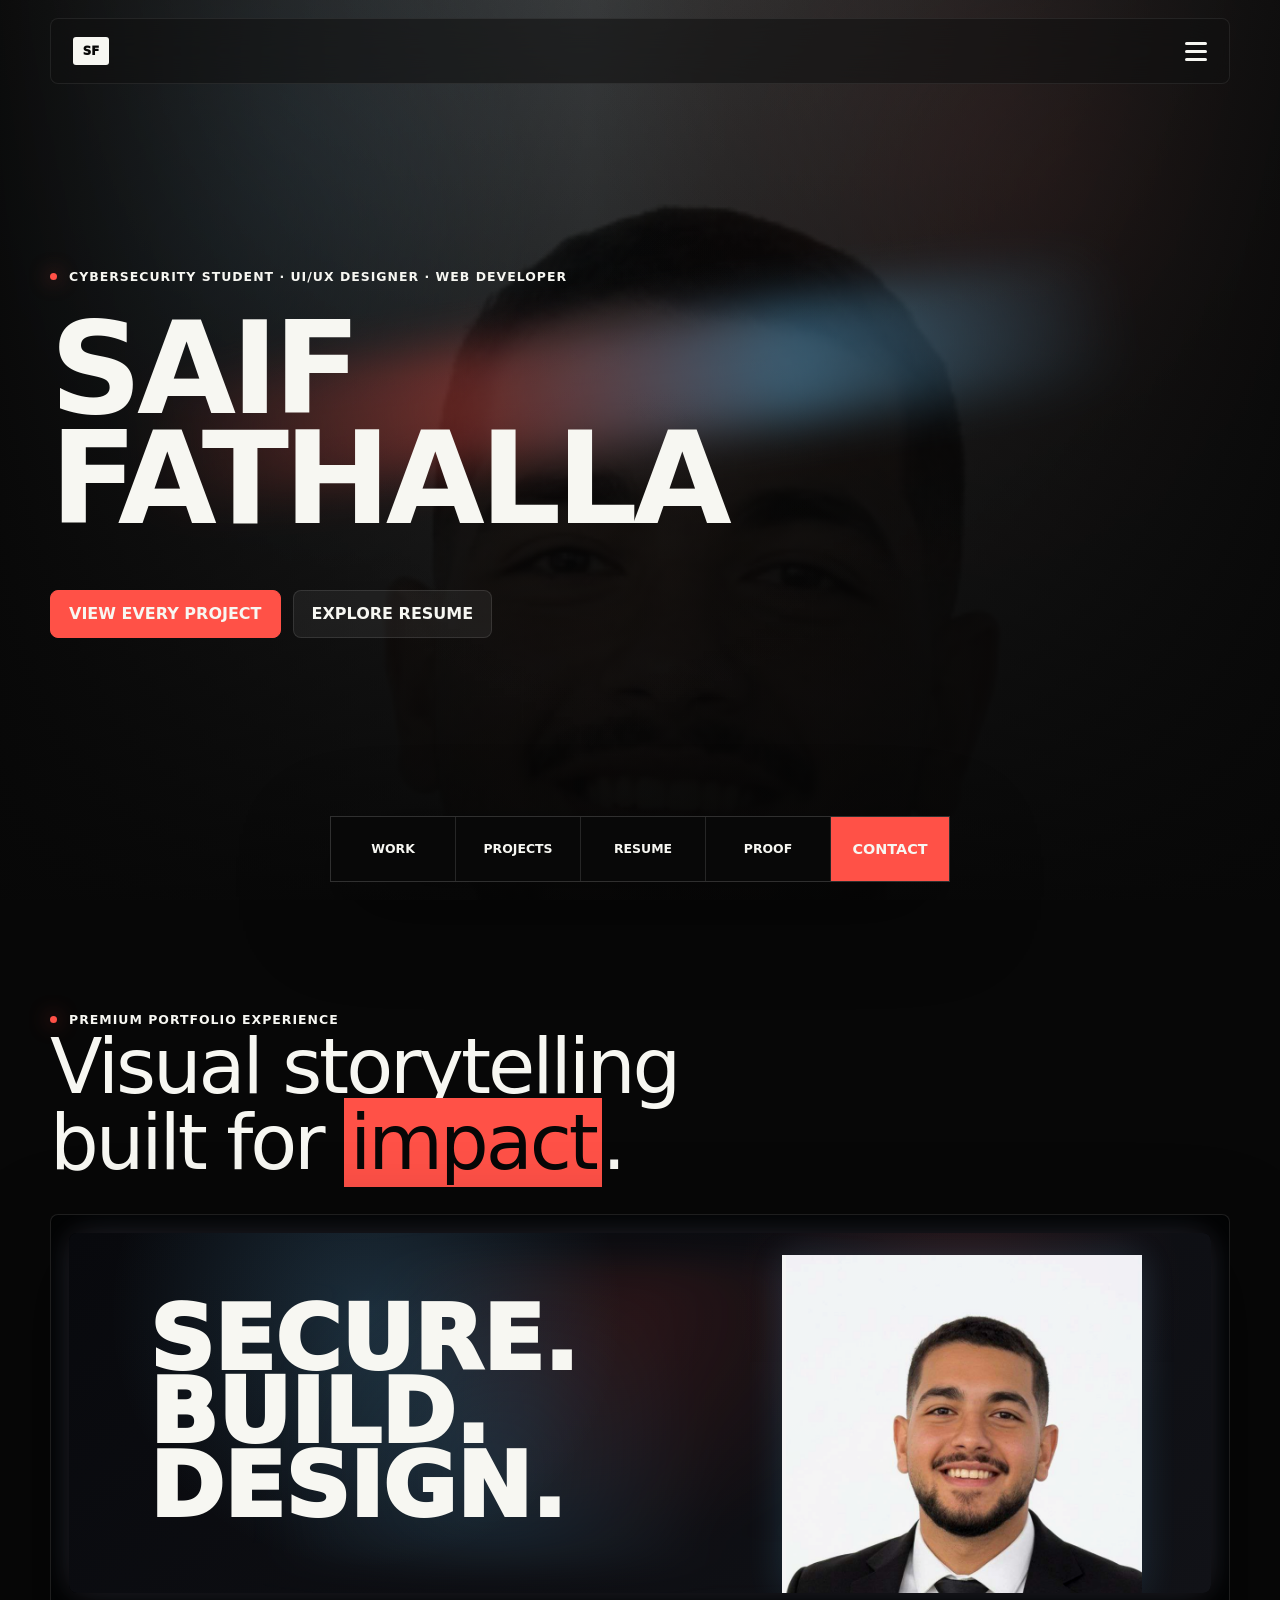
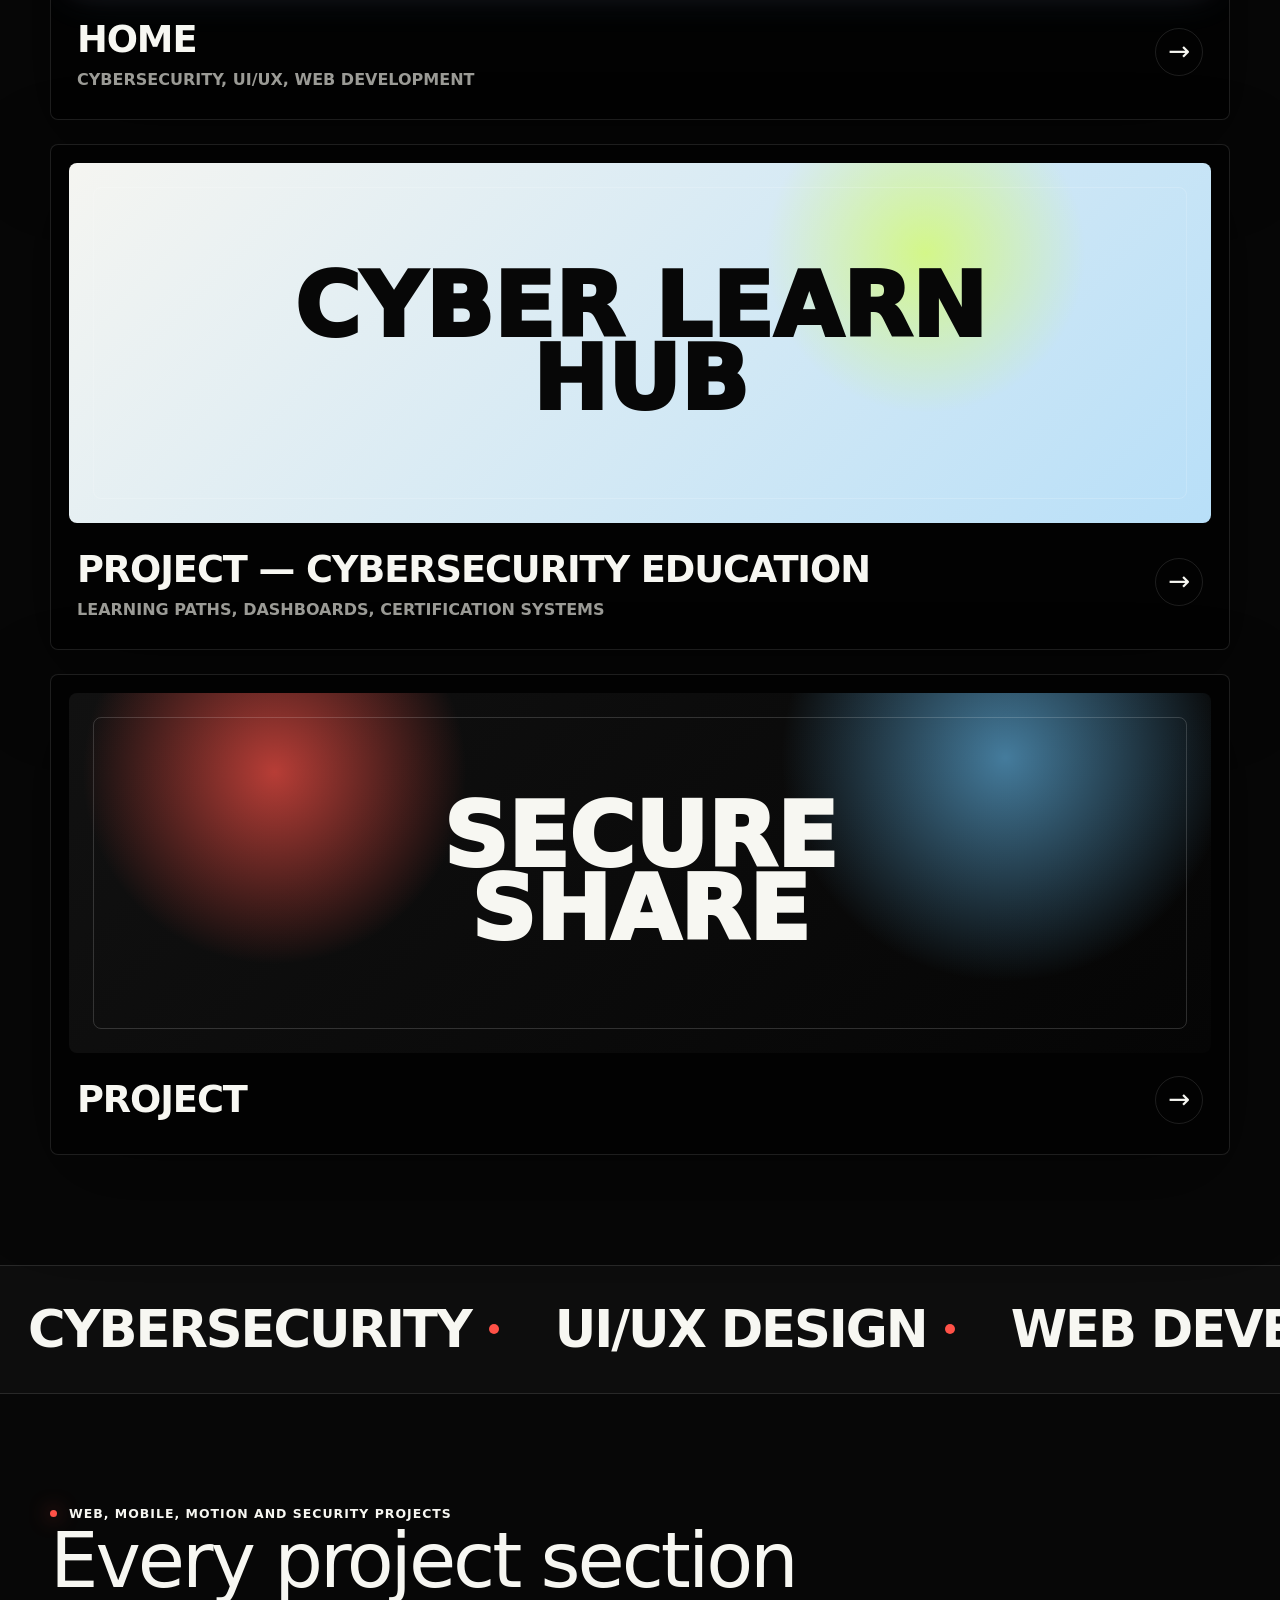
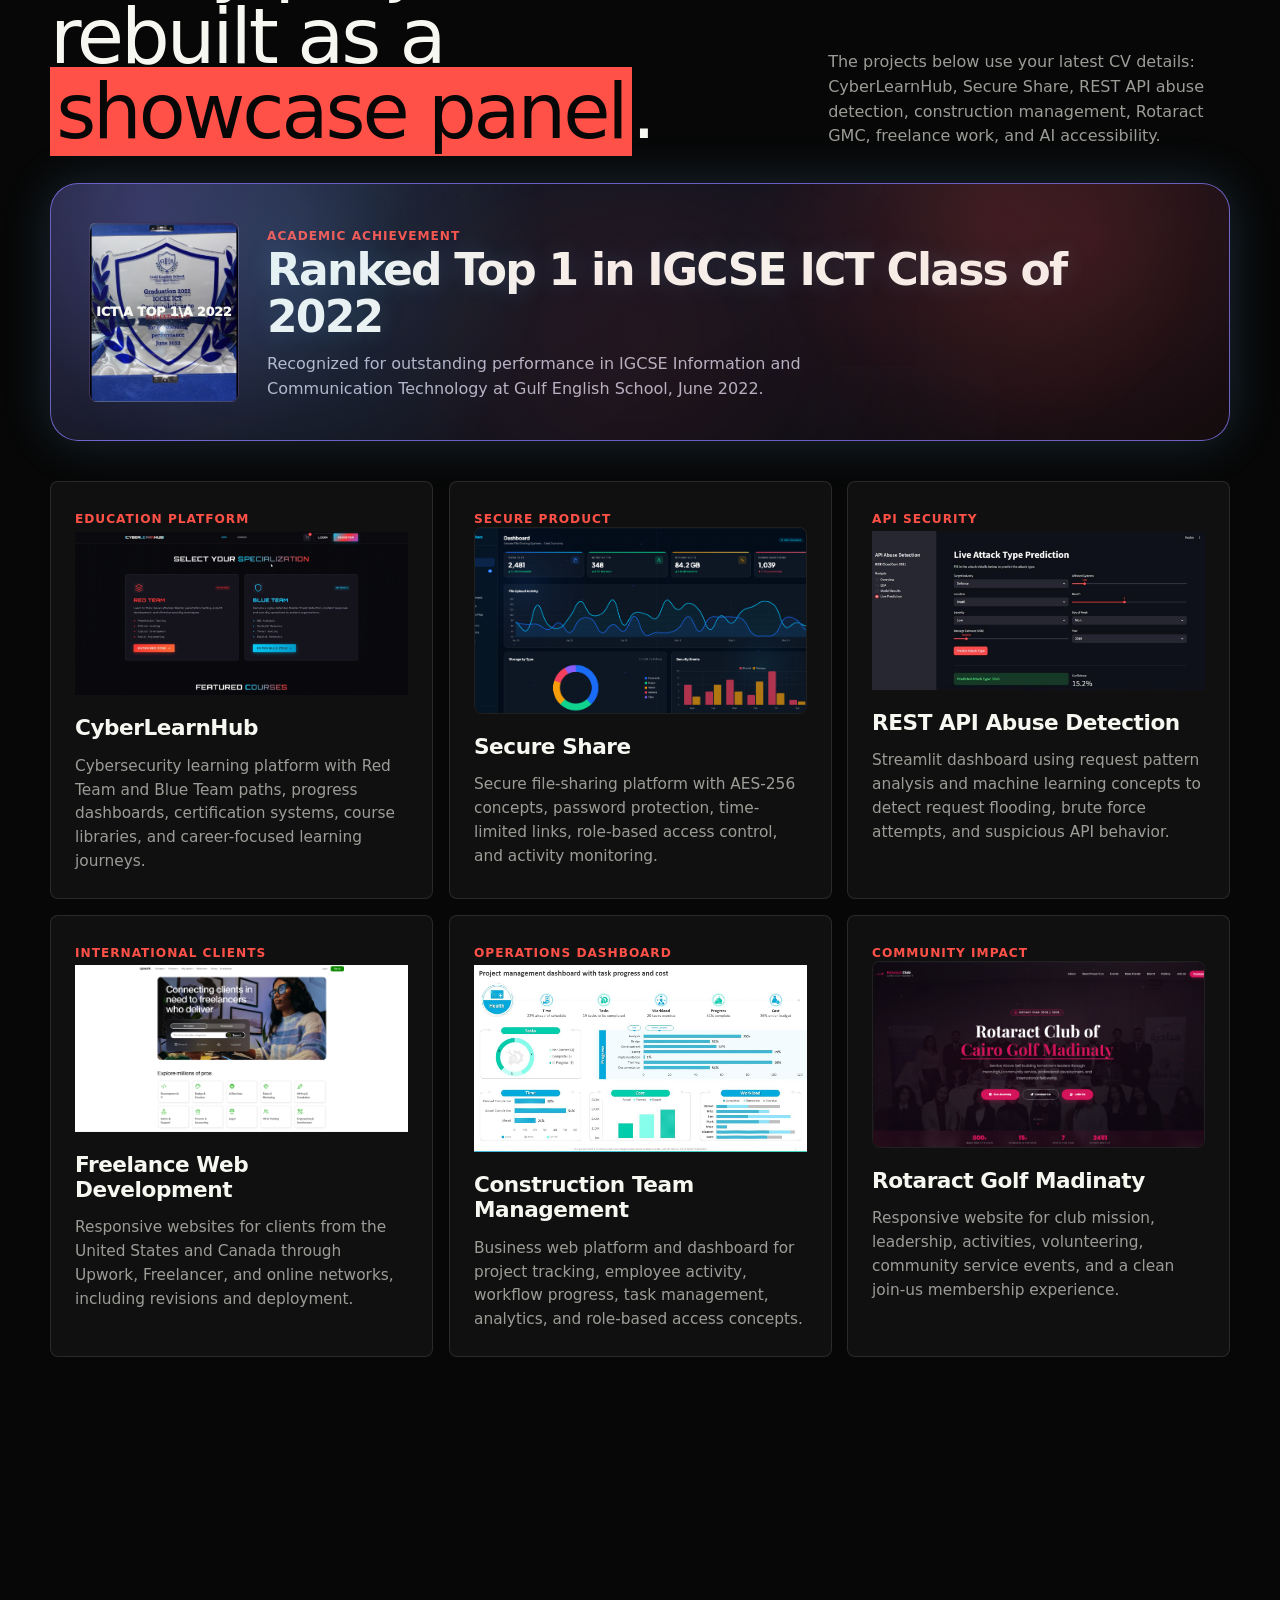
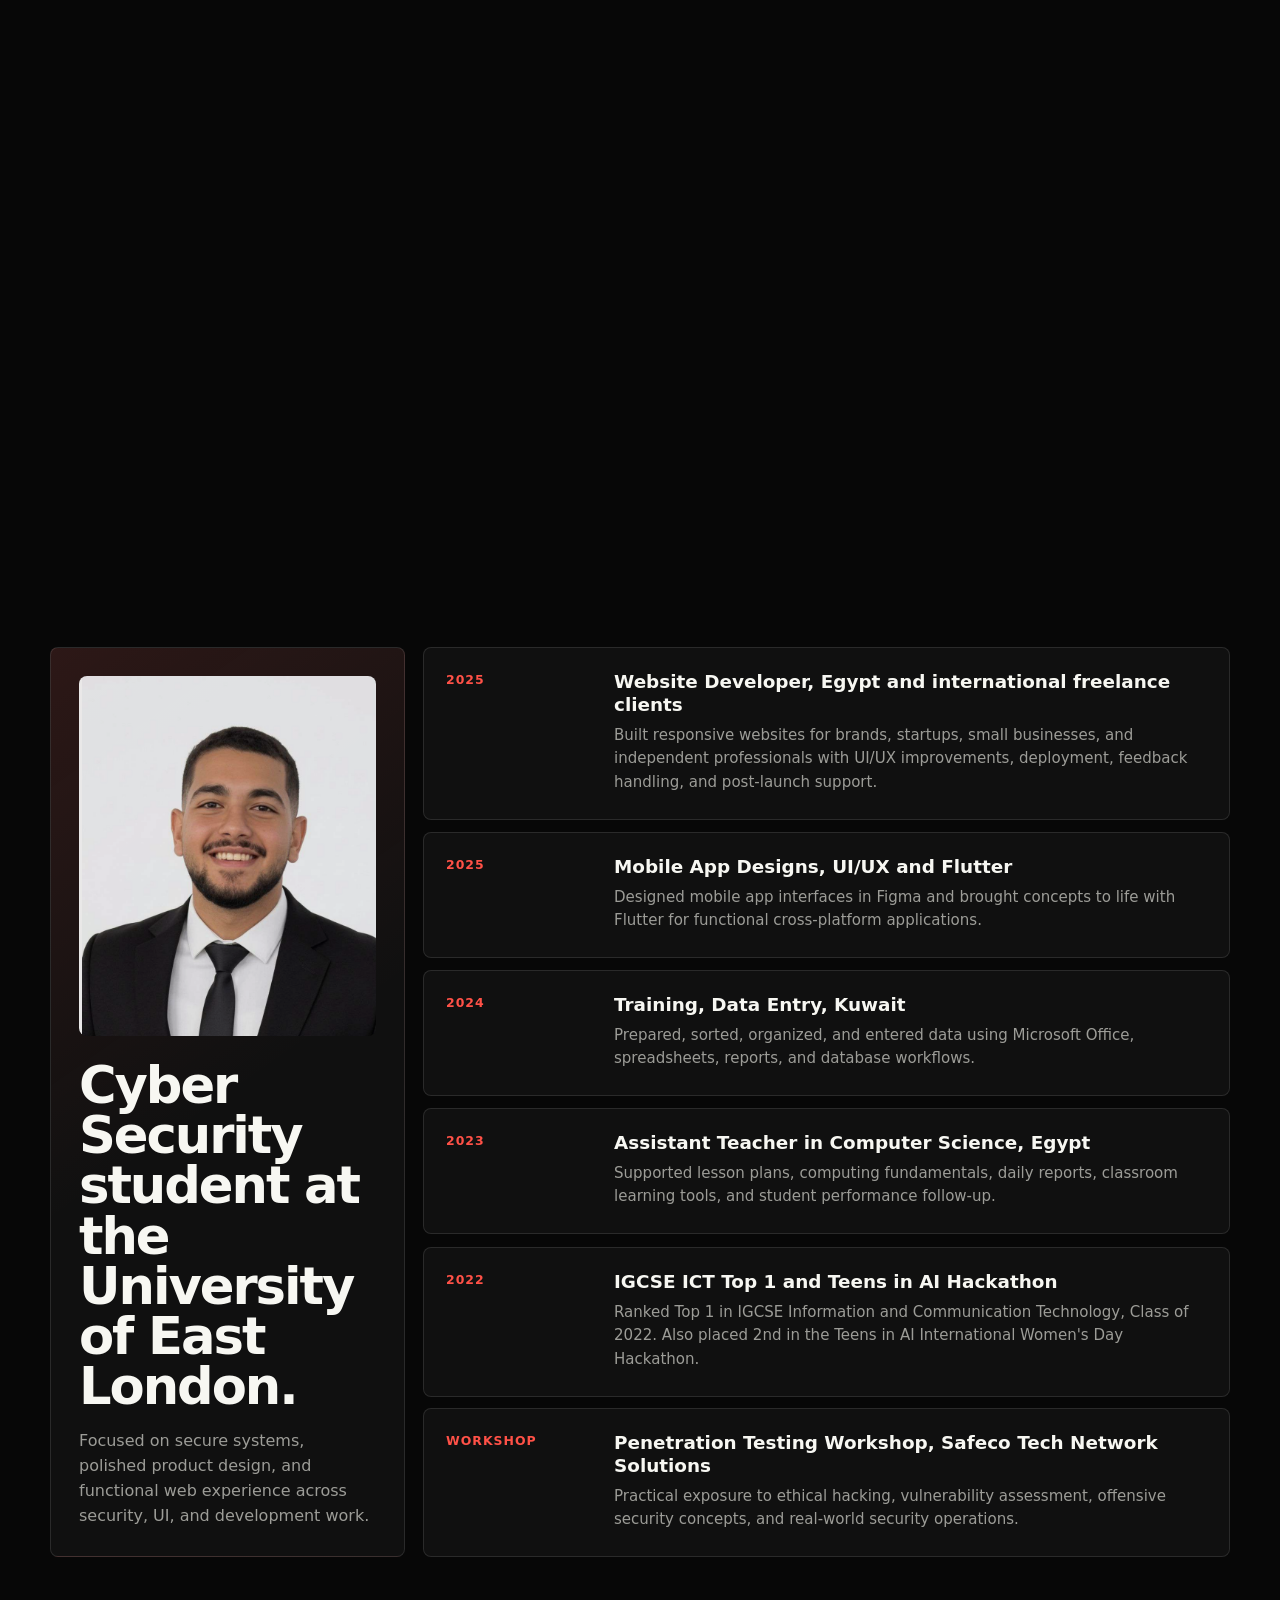
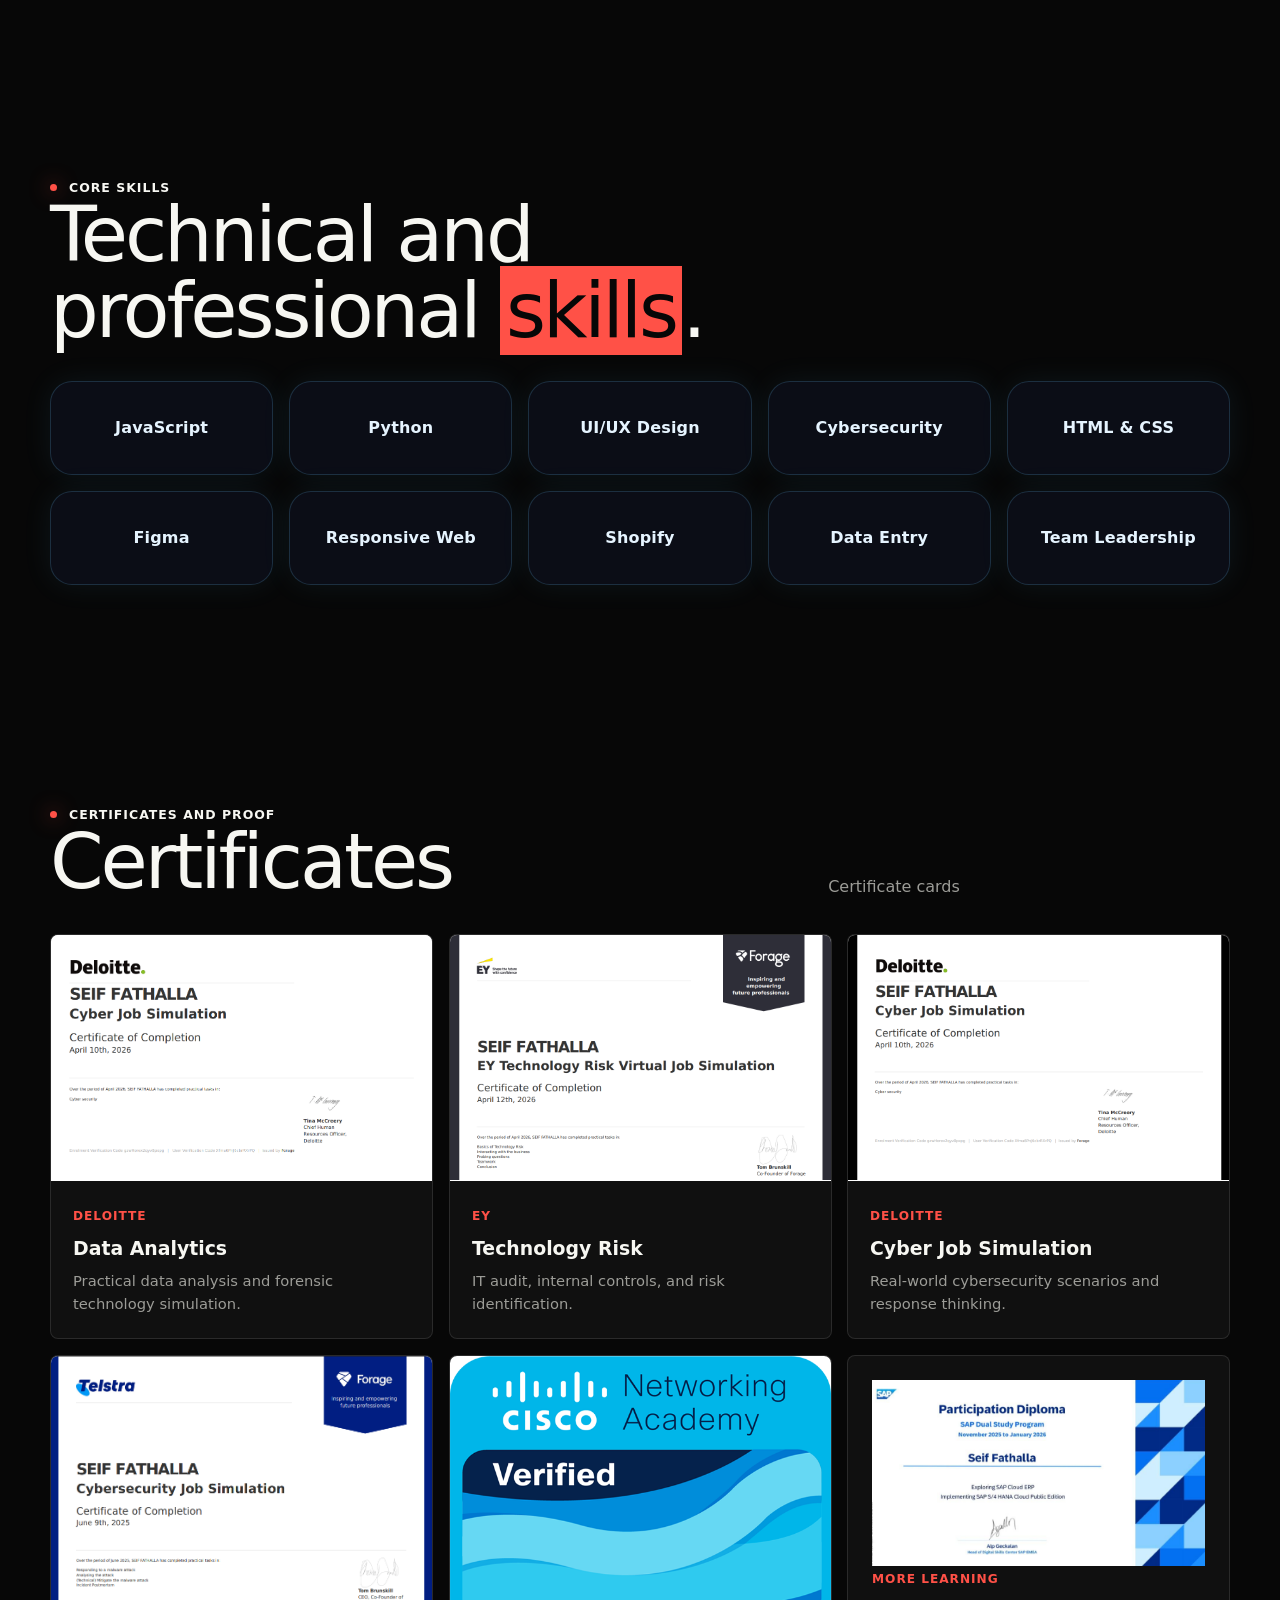
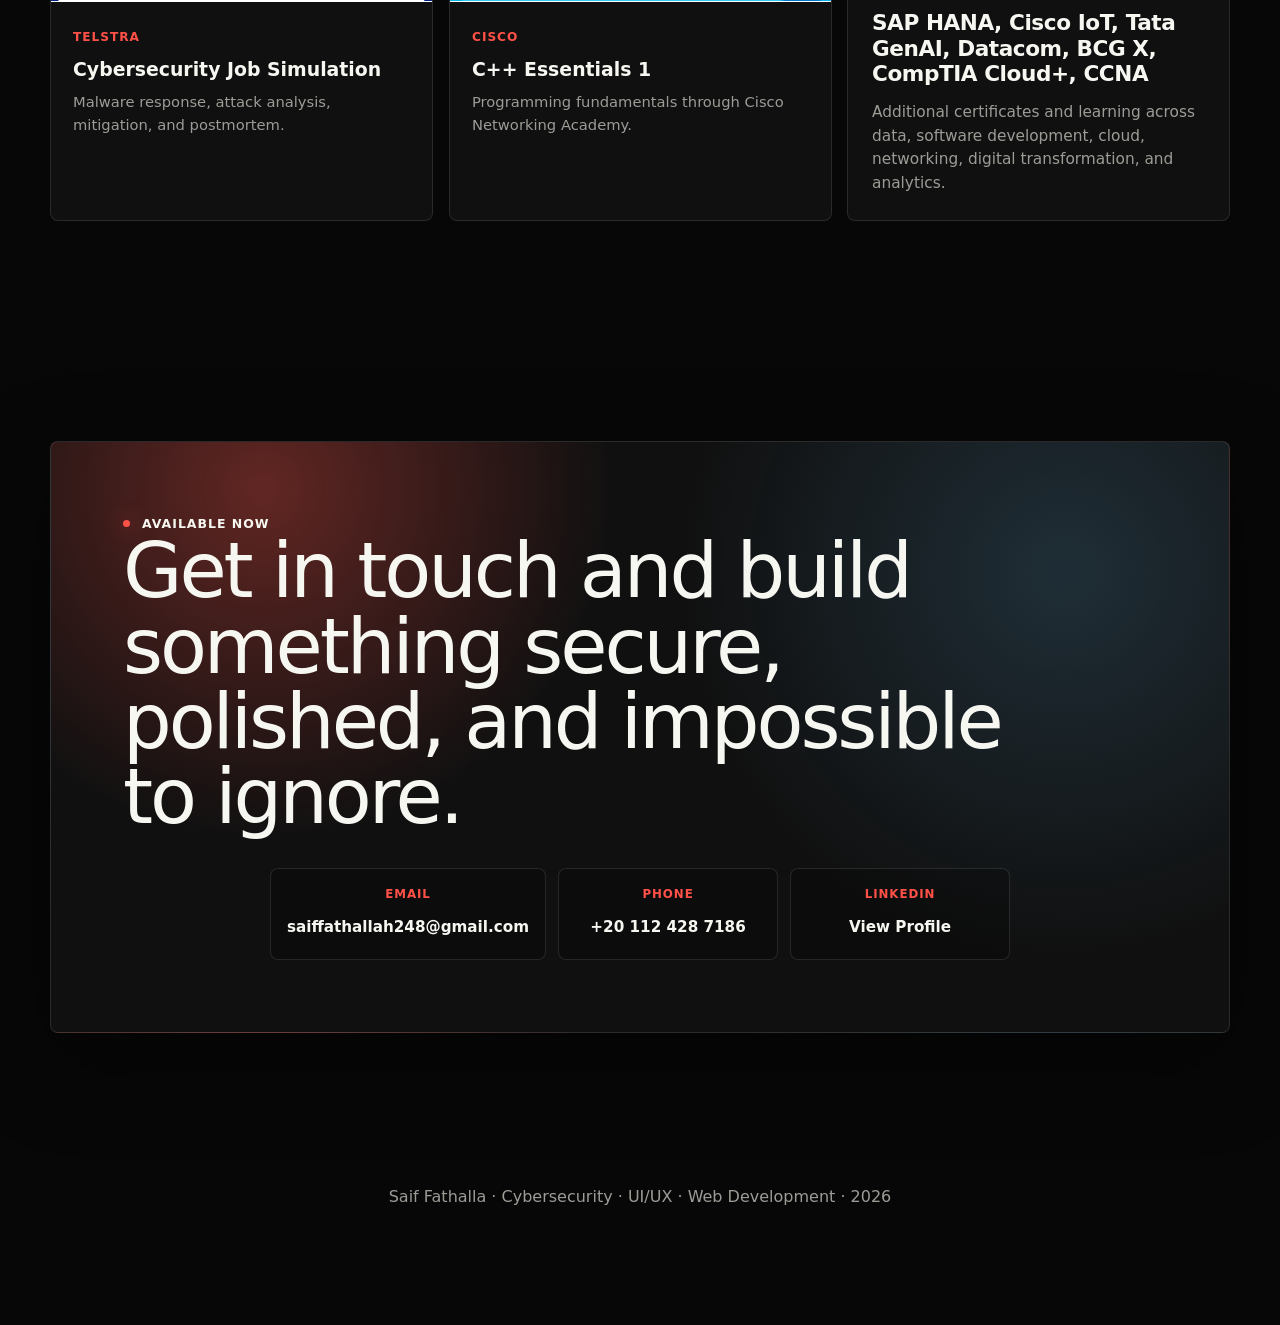
<file: portfolio.html>
<!DOCTYPE html>
<html lang="en">
<head>
  <meta charset="UTF-8">
  <meta name="viewport" content="width=device-width, initial-scale=1.0">
  <title>Saif Fathalla | /PORTFOLIO</title>
  <meta name="description" content="Cinematic portfolio for Saif Fathalla: cybersecurity, UI/UX, web development, projects, resume, and certificates.">
  <style>
    :root {
      --black: #070707;
      --panel: #101010;
      --panel-2: #151515;
      --line: rgba(255, 255, 255, 0.11);
      --text: #f7f7f2;
      --muted: #9c9c97;
      --coral: #ff5147;
      --coral-dark: #db3029;
      --blue: #6cc8ff;
      --violet: #8d7cff;
      --lime: #d6ff4f;
      --shadow: 0 28px 90px rgba(0, 0, 0, 0.42);
      --radius: 8px;
      --max: 1180px;
    }

    * {
      box-sizing: border-box;
      margin: 0;
      padding: 0;
    }

    html {
      scroll-behavior: smooth;
    }

    body {
      min-height: 100vh;
      color: var(--text);
      background: var(--black);
      font-family: Inter, ui-sans-serif, system-ui, -apple-system, BlinkMacSystemFont, "Segoe UI", sans-serif;
      line-height: 1.55;
      overflow-x: hidden;
    }

    body::before {
      content: "";
      position: fixed;
      inset: 0;
      z-index: -4;
      pointer-events: none;
      background:
        radial-gradient(circle at 22% 14%, rgba(108, 200, 255, 0.22), transparent 28rem),
        radial-gradient(circle at 82% 18%, rgba(255, 81, 71, 0.16), transparent 28rem),
        linear-gradient(180deg, #111 0%, #070707 48%, #0c0c0c 100%);
      animation: atmosphere 14s ease-in-out infinite alternate;
    }

    body::after {
      content: "";
      position: fixed;
      inset: 0;
      z-index: -3;
      pointer-events: none;
      opacity: 0.22;
      background-image:
        linear-gradient(rgba(255, 255, 255, 0.035) 1px, transparent 1px),
        linear-gradient(90deg, rgba(255, 255, 255, 0.035) 1px, transparent 1px);
      background-size: 58px 58px;
      mask-image: linear-gradient(to bottom, transparent, black 18%, black 88%, transparent);
    }

    a {
      color: inherit;
      text-decoration: none;
    }

    img {
      display: block;
      max-width: 100%;
    }

    .shell {
      width: min(var(--max), calc(100% - 36px));
      margin: 0 auto;
    }

    .topbar {
      position: fixed;
      top: 18px;
      left: 50%;
      z-index: 30;
      width: min(var(--max), calc(100% - 36px));
      display: flex;
      align-items: center;
      justify-content: space-between;
      padding: 18px 22px;
      border: 1px solid rgba(255, 255, 255, 0.08);
      border-radius: var(--radius);
      background: rgba(16, 16, 16, 0.58);
      backdrop-filter: blur(18px);
      transform: translateX(-50%);
    }

    .mark {
      display: grid;
      width: 36px;
      height: 28px;
      place-items: center;
      color: var(--black);
      background: var(--text);
      border-radius: 3px;
      font-size: 0.74rem;
      font-weight: 950;
      letter-spacing: 0;
    }

    .menu {
      display: inline-grid;
      gap: 5px;
      width: 22px;
    }

    .menu span {
      height: 3px;
      background: var(--text);
      border-radius: 999px;
    }

    .dock {
      position: fixed;
      left: 50%;
      bottom: 18px;
      z-index: 40;
      display: grid;
      grid-template-columns: repeat(4, minmax(70px, 1fr)) minmax(118px, auto);
      width: min(620px, calc(100% - 28px));
      border: 1px solid rgba(255, 255, 255, 0.16);
      background: rgba(9, 9, 9, 0.86);
      box-shadow: var(--shadow);
      backdrop-filter: blur(18px);
      transform: translateX(-50%);
    }

    .dock a {
      display: grid;
      min-height: 64px;
      place-items: center;
      border-right: 1px solid rgba(255, 255, 255, 0.12);
      color: var(--text);
      font-size: 0.78rem;
      font-weight: 900;
      text-transform: uppercase;
      transition: background 180ms ease, color 180ms ease;
    }

    .dock a:hover {
      background: rgba(255, 255, 255, 0.08);
      color: var(--coral);
    }

    .dock .contact-tab {
      border-right: 0;
      color: var(--text);
      background: var(--coral);
      font-size: 0.9rem;
    }

    .dock .contact-tab:hover {
      color: var(--text);
      background: var(--coral-dark);
    }

    .hero {
      position: relative;
      min-height: 100vh;
      display: grid;
      align-items: center;
      padding: 110px 0 105px;
      overflow: hidden;
    }

    .hero-bg {
      position: absolute;
      inset: 0;
      z-index: -2;
      overflow: hidden;
      background:
        radial-gradient(circle at 20% 24%, rgba(108, 200, 255, 0.12), transparent 18rem),
        radial-gradient(circle at 78% 18%, rgba(255, 81, 71, 0.12), transparent 16rem);
    }

    .hero-bg img {
      width: 100%;
      height: 100%;
      object-fit: cover;
      object-position: center top;
      opacity: 0.44;
      filter: grayscale(0.35) contrast(1.18) brightness(0.58);
      transform: scale(1.05);
      animation: slowZoom 16s ease-in-out infinite alternate;
    }

    .hero-bg::before {
      content: "";
      position: absolute;
      inset: 0;
      z-index: 1;
      background:
        linear-gradient(90deg, rgba(7, 7, 7, 0.92), rgba(7, 7, 7, 0.24) 46%, rgba(7, 7, 7, 0.88)),
        linear-gradient(180deg, rgba(7, 7, 7, 0.08), rgba(7, 7, 7, 0.94));
    }

    .hero-bg::after {
      content: "";
      position: absolute;
      inset: 0;
      z-index: 0;
      background:
        radial-gradient(circle at 15% 28%, rgba(108, 200, 255, 0.16), transparent 18rem),
        radial-gradient(circle at 85% 22%, rgba(255, 81, 71, 0.12), transparent 16rem);
      opacity: 0.78;
      filter: blur(20px);
      animation: glowShift 18s ease-in-out infinite alternate;
      pointer-events: none;
    }

    .streak {
      position: absolute;
      left: 10%;
      top: 36%;
      z-index: -1;
      width: 78vw;
      height: 120px;
      background: linear-gradient(90deg, transparent, rgba(255, 81, 71, 0.74), rgba(108, 200, 255, 0.85), transparent);
      filter: blur(24px);
      transform: rotate(-8deg);
      opacity: 0.48;
      animation: streakMove 7.5s ease-in-out infinite alternate;
    }

    .hero-content {
      display: grid;
      gap: 28px;
    }

    .eyebrow {
      display: flex;
      align-items: center;
      gap: 12px;
      color: var(--text);
      font-size: 0.78rem;
      font-weight: 900;
      letter-spacing: 0.08em;
      text-transform: uppercase;
    }

    .eyebrow::before {
      content: "";
      width: 7px;
      height: 7px;
      border-radius: 50%;
      background: var(--coral);
      box-shadow: 0 0 20px rgba(255, 81, 71, 0.8);
    }

    h1 {
      font-size: clamp(3.25rem, 10vw, 8.8rem);
      line-height: 0.86;
      letter-spacing: -0.04em;
      text-transform: uppercase;
    }

    .hero-name {
      display: block;
      max-width: 850px;
    }

    .hero-copy {
      max-width: 700px;
      color: rgba(247, 247, 242, 0.82);
      font-size: clamp(1rem, 2vw, 1.3rem);
    }

    .hero-actions {
      display: flex;
      flex-wrap: wrap;
      gap: 12px;
    }

    .button {
      display: inline-flex;
      min-height: 48px;
      align-items: center;
      justify-content: center;
      padding: 0 18px;
      border: 1px solid var(--line);
      border-radius: var(--radius);
      color: var(--text);
      background: rgba(255, 255, 255, 0.06);
      font-weight: 900;
      text-transform: uppercase;
      transition: transform 180ms ease, background 180ms ease, border-color 180ms ease;
    }

    .button.primary {
      border-color: var(--coral);
      background: var(--coral);
    }

    .button:hover {
      transform: translateY(-2px);
      border-color: rgba(255, 255, 255, 0.36);
      background: rgba(255, 255, 255, 0.12);
    }

    .button.primary:hover {
      background: var(--coral-dark);
    }

    section {
      padding: 110px 0;
    }

    .section-head {
      display: grid;
      grid-template-columns: minmax(0, 0.78fr) minmax(280px, 0.42fr);
      gap: 32px;
      align-items: end;
      margin-bottom: 34px;
    }

    h2 {
      max-width: 880px;
      font-size: clamp(2.25rem, 6vw, 5.4rem);
      line-height: 0.98;
      letter-spacing: -0.04em;
      font-weight: 500;
      overflow-wrap: anywhere;
    }

    .mark-text {
      display: inline;
      color: var(--black);
      background: var(--coral);
      box-decoration-break: clone;
      -webkit-box-decoration-break: clone;
      padding: 0 0.08em;
    }

    .section-note {
      color: var(--muted);
      font-size: 1rem;
    }

    .preview-stack {
      display: grid;
      gap: 24px;
    }

    .preview-card {
      overflow: hidden;
      border: 1px solid var(--line);
      border-radius: var(--radius);
      background: #020202;
      box-shadow: var(--shadow);
      transform-style: preserve-3d;
      transition: transform 260ms ease, border-color 260ms ease;
    }

    .preview-card:hover {
      border-color: rgba(255, 81, 71, 0.6);
      transform: translateY(-8px);
    }

    .mockup {
      position: relative;
      min-height: 360px;
      margin: 18px;
      overflow: hidden;
      border-radius: var(--radius);
      background:
        radial-gradient(circle at 18% 22%, rgba(255, 81, 71, 0.7), transparent 12rem),
        radial-gradient(circle at 82% 18%, rgba(108, 200, 255, 0.6), transparent 14rem),
        linear-gradient(135deg, #111, #050505);
    }

    .mockup::before {
      content: "";
      position: absolute;
      inset: 24px;
      border: 1px solid rgba(255, 255, 255, 0.16);
      border-radius: var(--radius);
    }

    .mockup::after {
      content: attr(data-title);
      position: absolute;
      left: 50%;
      top: 50%;
      width: min(720px, calc(100% - 54px));
      color: var(--text);
      font-size: clamp(2.4rem, 7vw, 7.5rem);
      font-weight: 950;
      line-height: 0.82;
      text-align: center;
      text-transform: uppercase;
      transform: translate(-50%, -50%);
    }

    .mockup.light {
      background:
        radial-gradient(circle at 75% 25%, rgba(214, 255, 79, 0.65), transparent 10rem),
        linear-gradient(135deg, #f5f5f1, #b8dff8);
    }

    .mockup.light::after {
      color: var(--black);
    }

    .mockup.profile {
      background:
        radial-gradient(circle at 26% 22%, rgba(108, 200, 255, 0.18), transparent 16rem),
        radial-gradient(circle at 78% 18%, rgba(255, 81, 71, 0.12), transparent 14rem),
        linear-gradient(145deg, #08090d, #111217);
      box-shadow: 0 0 42px rgba(108, 200, 255, 0.16), 0 0 28px rgba(255, 81, 71, 0.08);
      overflow: hidden;
      animation: glowPulse 5s ease-in-out infinite alternate;
    }

    .mockup.profile::before {
      content: "";
      position: absolute;
      inset: 8%;
      z-index: 0;
      background: radial-gradient(circle at 50% 18%, rgba(255, 81, 71, 0.12), transparent 45%),
        radial-gradient(circle at 34% 72%, rgba(108, 200, 255, 0.14), transparent 34%);
      filter: blur(18px);
      animation: float 12s ease-in-out infinite;
      pointer-events: none;
    }

    .mockup.profile img {
      position: absolute;
      right: 6%;
      bottom: 0;
      height: 94%;
      width: min(46%, 360px);
      object-fit: cover;
      object-position: top center;
      filter: grayscale(0.05) contrast(1.05);
      opacity: 0.96;
      box-shadow: 0 0 36px rgba(108, 200, 255, 0.18);
      transition: transform 260ms ease;
    }

    .mockup.profile:hover img {
      transform: translateY(-4px) scale(1.01);
    }

    .mockup.profile::after {
      left: 7%;
      width: 52%;
      text-align: left;
      transform: translate(0, -50%);
    }

    .preview-meta {
      display: grid;
      grid-template-columns: minmax(0, 1fr) auto;
      gap: 18px;
      align-items: center;
      padding: 0 26px 26px;
      text-transform: uppercase;
    }

    .preview-meta h3 {
      font-size: clamp(1.35rem, 3vw, 2.3rem);
      letter-spacing: -0.03em;
    }

    .preview-meta span {
      color: var(--muted);
      font-weight: 800;
    }

    .arrow {
      display: grid;
      width: 48px;
      height: 48px;
      place-items: center;
      border: 1px solid var(--line);
      border-radius: 50%;
      color: var(--text);
      font-size: 1.65rem;
      transition: background 180ms ease;
    }

    .preview-card:hover .arrow {
      background: var(--coral);
    }

    .grid {
      display: grid;
      grid-template-columns: repeat(3, minmax(0, 1fr));
      gap: 16px;
    }

    .tile {
      min-height: 300px;
      padding: 24px;
      border: 1px solid var(--line);
      border-radius: var(--radius);
      background: var(--panel);
      transition: transform 240ms ease, background 240ms ease, border-color 240ms ease;
    }

    .tile:hover {
      border-color: rgba(255, 81, 71, 0.54);
      background: var(--panel-2);
      transform: translateY(-6px);
    }

    .project-shot {
      position: relative;
      width: 100%;
      aspect-ratio: 16 / 9;
      margin: -4px 0 20px;
      overflow: hidden;
      border: 1px solid var(--line);
      border-radius: var(--radius);
      background: #050505;
    }

    .project-shot img {
      width: 100%;
      height: 100%;
      object-fit: cover;
      object-position: top center;
      transition: transform 420ms ease;
    }

    .tile:hover .project-shot img {
      transform: scale(1.045);
    }

    .achievement-card {
      position: relative;
      grid-column: 1 / -1;
      display: grid;
      grid-template-columns: 150px minmax(0, 1fr);
      gap: 28px;
      align-items: center;
      margin-bottom: 24px;
      padding: clamp(22px, 4vw, 38px);
      border: 1px solid rgba(141, 124, 255, 0.72);
      border-radius: 28px;
      background:
        radial-gradient(circle at 8% 10%, rgba(141, 124, 255, 0.24), transparent 16rem),
        radial-gradient(circle at 88% 22%, rgba(255, 81, 71, 0.15), transparent 22rem),
        linear-gradient(145deg, rgba(58, 63, 105, 0.42), rgba(8, 8, 12, 0.9));
      box-shadow: 0 0 48px rgba(108, 200, 255, 0.18);
      overflow: hidden;
    }

    .achievement-card::before {
      content: "";
      position: absolute;
      inset: 0;
      background:
        radial-gradient(circle at 20% 25%, rgba(108, 200, 255, 0.16), transparent 28%),
        radial-gradient(circle at 80% 15%, rgba(255, 81, 71, 0.12), transparent 24%);
      pointer-events: none;
      opacity: 0.9;
      animation: drift 18s linear infinite;
    }

    .achievement-card::after {
      content: "";
      position: absolute;
      left: 50%;
      bottom: -18%;
      width: 120%;
      height: 120%;
      transform: translateX(-50%);
      background: radial-gradient(circle, rgba(255, 81, 71, 0.1), transparent 40%);
      filter: blur(28px);
      opacity: 0.8;
      animation: float 12s ease-in-out infinite;
      pointer-events: none;
    }

    .award-thumb {
      position: relative;
      display: grid;
      aspect-ratio: 1 / 1.2;
      min-height: 150px;
      place-items: center;
      overflow: hidden;
      border: 1px solid rgba(255, 255, 255, 0.14);
      border-radius: var(--radius);
      background:
        linear-gradient(145deg, rgba(108, 200, 255, 0.32), transparent 58%),
        radial-gradient(circle at 50% 20%, rgba(255, 81, 71, 0.12), transparent 0 34%),
        #20113b;
      animation: pulseGlow 4s ease-in-out infinite;
    }

    .award-thumb::before {
      content: "";
      position: absolute;
      inset: 14%;
      border: 3px solid rgba(255, 255, 255, 0.78);
      border-radius: 26px;
      clip-path: polygon(50% 0, 94% 18%, 82% 74%, 50% 100%, 18% 74%, 6% 18%);
      box-shadow: inset 0 0 24px rgba(108, 200, 255, 0.22), 0 0 32px rgba(255, 81, 71, 0.18);
      animation: ringDrift 7s ease-in-out infinite;
    }

    .award-thumb::after {
      content: "ICT\\A TOP 1\\A 2022";
      position: absolute;
      color: var(--text);
      font-size: 0.78rem;
      font-weight: 950;
      line-height: 1.25;
      text-align: center;
      white-space: pre;
      z-index: 2;
    }

    .award-thumb img {
      position: absolute;
      inset: 0;
      z-index: 1;
      width: 100%;
      height: 100%;
      object-fit: cover;
      object-position: center;
      border-radius: inherit;
      opacity: 0.9;
      transform: translateY(2px);
    }

    .achievement-card h3 {
      font-size: clamp(1.55rem, 4vw, 2.75rem);
      line-height: 1.05;
      letter-spacing: -0.04em;
      text-shadow: 0 0 24px rgba(108, 200, 255, 0.18);
    }

    .achievement-card p {
      max-width: 620px;
      margin-top: 12px;
      color: rgba(233, 235, 255, 0.76);
    }

    @keyframes drift {
      from { transform: translateX(0); }
      to { transform: translateX(-18%); }
    }

    @keyframes float {
      0%, 100% { transform: translate(-50%, 0); }
      50% { transform: translate(-50%, -12px); }
    }

    @keyframes pulseGlow {
      from { box-shadow: 0 0 24px rgba(108, 200, 255, 0.26); }
      to { box-shadow: 0 0 38px rgba(108, 200, 255, 0.45); }
    }

    @keyframes ringDrift {
      0%, 100% { transform: scale(1) rotate(0deg); }
      50% { transform: scale(1.02) rotate(4deg); }
    }

    .tile h3 {
      margin-top: 20px;
      font-size: 1.35rem;
      line-height: 1.18;
      letter-spacing: -0.02em;
    }

    .tile p {
      margin-top: 14px;
      color: var(--muted);
      font-size: 0.96rem;
    }

    .tagline {
      color: var(--coral);
      font-size: 0.76rem;
      font-weight: 900;
      letter-spacing: 0.08em;
      text-transform: uppercase;
    }

    .marquee {
      display: flex;
      overflow: hidden;
      border-block: 1px solid var(--line);
      background: #0d0d0d;
      white-space: nowrap;
    }

    .marquee-track {
      display: flex;
      min-width: max-content;
      animation: marquee 24s linear infinite;
    }

    .marquee span {
      display: inline-flex;
      align-items: center;
      gap: 18px;
      padding: 24px 28px;
      color: var(--text);
      font-size: clamp(1.4rem, 4vw, 3.8rem);
      font-weight: 900;
      letter-spacing: -0.04em;
      text-transform: uppercase;
    }

    .marquee span::after {
      content: "";
      width: 10px;
      height: 10px;
      border-radius: 50%;
      background: var(--coral);
    }

    .resume-board {
      display: grid;
      grid-template-columns: minmax(280px, 0.44fr) minmax(0, 1fr);
      gap: 18px;
    }

    .resume-card {
      min-height: 100%;
      padding: 28px;
      border: 1px solid var(--line);
      border-radius: var(--radius);
      background:
        linear-gradient(145deg, rgba(255, 81, 71, 0.12), transparent 50%),
        var(--panel);
    }

    .resume-card img {
      width: 100%;
      max-height: 360px;
      object-fit: cover;
      object-position: top center;
      border-radius: var(--radius);
      opacity: 0.9;
      filter: grayscale(0.18);
    }

    .resume-card h3 {
      margin-top: 24px;
      font-size: clamp(1.8rem, 4vw, 3.2rem);
      line-height: 0.98;
      letter-spacing: -0.04em;
    }

    .timeline {
      display: grid;
      gap: 12px;
    }

    .timeline-item {
      display: grid;
      grid-template-columns: 150px minmax(0, 1fr);
      gap: 18px;
      padding: 22px;
      border: 1px solid var(--line);
      border-radius: var(--radius);
      background: var(--panel);
      transition: transform 220ms ease, border-color 220ms ease, background 220ms ease;
    }

    .timeline-item:hover {
      border-color: rgba(255, 81, 71, 0.56);
      background: var(--panel-2);
      transform: translateY(-4px);
    }

    .date {
      color: var(--coral);
      font-size: 0.78rem;
      font-weight: 900;
      letter-spacing: 0.08em;
      text-transform: uppercase;
    }

    .timeline-item h3 {
      font-size: 1.15rem;
      line-height: 1.25;
    }

    .timeline-item p {
      margin-top: 8px;
      color: var(--muted);
      font-size: 0.94rem;
    }

    .skills-grid {
      display: grid;
      grid-template-columns: repeat(5, minmax(0, 1fr));
      gap: 16px;
      margin-top: 24px;
    }

    .skill-card {
      padding: 18px 20px;
      border: 1px solid rgba(108, 200, 255, 0.18);
      border-radius: 22px;
      background: rgba(13, 15, 26, 0.88);
      box-shadow: 0 0 30px rgba(108, 200, 255, 0.08);
      transition: transform 220ms ease, border-color 220ms ease, background 220ms ease;
      min-height: 94px;
      display: grid;
      place-items: center;
      text-align: center;
    }

    .skill-card:hover {
      transform: translateY(-5px);
      border-color: rgba(108, 200, 255, 0.45);
      background: rgba(20, 30, 62, 0.96);
    }

    .skill-card span {
      display: inline-flex;
      align-items: center;
      justify-content: center;
      color: #e6f4ff;
      font-weight: 700;
      letter-spacing: 0.01em;
    }

    .cert-gallery {
      display: grid;
      grid-template-columns: repeat(3, minmax(0, 1fr));
      gap: 16px;
    }

    .cert-card {
      overflow: hidden;
      border: 1px solid var(--line);
      border-radius: var(--radius);
      background: var(--panel);
      transition: transform 220ms ease, border-color 220ms ease;
    }

    .cert-card:hover {
      border-color: rgba(255, 81, 71, 0.58);
      transform: translateY(-6px);
    }

    .cert-card img {
      width: 100%;
      aspect-ratio: 1.55 / 1;
      object-fit: cover;
      object-position: top center;
      border-bottom: 1px solid var(--line);
      background: #fff;
    }

    .cert-body {
      padding: 22px;
    }

    .cert-body h3 {
      margin-top: 10px;
      font-size: 1.18rem;
      line-height: 1.2;
    }

    .cert-body p {
      margin-top: 10px;
      color: var(--muted);
      font-size: 0.92rem;
    }

    .cta {
      position: relative;
      overflow: hidden;
      padding: clamp(34px, 7vw, 72px);
      border: 1px solid var(--line);
      border-radius: var(--radius);
      background:
        radial-gradient(circle at 18% 8%, rgba(255, 81, 71, 0.34), transparent 22rem),
        radial-gradient(circle at 86% 22%, rgba(108, 200, 255, 0.16), transparent 24rem),
        var(--panel);
      box-shadow: var(--shadow);
    }

    .cta h2 {
      max-width: 920px;
    }

    .contact-links {
      display: flex;
      justify-content: center;
      flex-wrap: wrap;
      gap: 12px;
      margin-top: 34px;
    }

    .contact-links a {
      min-height: 92px;
      padding: 16px;
      border: 1px solid var(--line);
      border-radius: var(--radius);
      background: rgba(0, 0, 0, 0.22);
      transition: transform 180ms ease, border-color 180ms ease, background 180ms ease;
      text-align: center;
      min-width: 220px;
    }

    .contact-links a:hover {
      border-color: rgba(255, 81, 71, 0.58);
      background: rgba(255, 255, 255, 0.06);
      transform: translateY(-4px);
    }

    .contact-links span {
      display: block;
      color: var(--coral);
      font-size: 0.74rem;
      font-weight: 900;
      letter-spacing: 0.08em;
      text-transform: uppercase;
    }

    .contact-links strong {
      display: block;
      margin-top: 12px;
      font-size: 0.95rem;
      word-break: break-word;
    }

    footer {
      padding: 42px 0 115px;
      color: var(--muted);
      text-align: center;
    }

    @keyframes atmosphere {
      from { filter: hue-rotate(0deg); transform: scale(1); }
      to { filter: hue-rotate(12deg); transform: scale(1.04); }
    }

    @keyframes slowZoom {
      from { transform: scale(1.05); }
      to { transform: scale(1.14); }
    }

    @keyframes streakMove {
      from { transform: translateX(-4%) rotate(-8deg); opacity: 0.34; }
      to { transform: translateX(7%) rotate(-6deg); opacity: 0.62; }
    }

    @keyframes glowShift {
      from { transform: translateX(0) scale(1); }
      to { transform: translateX(-12%) scale(1.04); }
    }

    @keyframes glowPulse {
      from { box-shadow: 0 0 32px rgba(108, 200, 255, 0.14); }
      to { box-shadow: 0 0 52px rgba(108, 200, 255, 0.32); }
    }

    @keyframes float {
      0%, 100% { transform: translateY(0); }
      50% { transform: translateY(-10px); }
    }

    @keyframes marquee {
      from { transform: translateX(0); }
      to { transform: translateX(-50%); }
    }

    @media (max-width: 980px) {
      .section-head,
      .resume-board {
        grid-template-columns: 1fr;
      }

      .grid,
      .cert-gallery,
      .contact-links,
      .skills-grid {
        grid-template-columns: repeat(2, minmax(0, 1fr));
      }

      .mockup.profile img {
        width: 46%;
      }
    }

    @media (max-width: 640px) {
      .shell {
        width: min(100% - 28px, var(--max));
      }

      .topbar {
        top: 12px;
        width: calc(100% - 24px);
      }

      .dock {
        bottom: 10px;
        grid-template-columns: repeat(4, 1fr);
      }

      .dock .contact-tab {
        grid-column: 1 / -1;
      }

      .dock a {
        min-height: 50px;
        font-size: 0.7rem;
      }

      .hero {
        padding-top: 104px;
      }

      h1 {
        font-size: clamp(2.9rem, 15vw, 4.8rem);
        line-height: 0.92;
      }

      section {
        padding: 80px 0;
      }

      .grid,
      .cert-gallery,
      .contact-links {
        grid-template-columns: 1fr;
      }

      .tile {
        min-height: auto;
        padding: 18px;
      }

      .tile h3 {
        font-size: 1.15rem;
        overflow-wrap: anywhere;
      }

      .tile p,
      .section-note,
      .timeline-item p,
      .cert-body p {
        font-size: 0.9rem;
      }

      .skills-grid {
        grid-template-columns: 1fr;
      }

      .project-shot {
        aspect-ratio: 4 / 3;
        margin-bottom: 16px;
      }

      .achievement-card {
        grid-template-columns: 1fr;
        gap: 18px;
        border-radius: 18px;
      }

      .award-thumb {
        width: min(190px, 100%);
        min-height: 170px;
      }

      .mockup {
        min-height: 270px;
        margin: 12px;
      }

      .mockup.profile::after {
        left: 24px;
        width: calc(100% - 48px);
        text-align: left;
      }

      .mockup.profile img {
        right: -8%;
        opacity: 0.38;
        width: 68%;
      }

      .preview-meta,
      .timeline-item {
        grid-template-columns: 1fr;
      }
    }
  </style>
</head>
<body>
  <nav class="topbar" aria-label="Top navigation">
    <a class="mark" href="#top" aria-label="Saif Fathalla home">SF</a>
    <a class="menu" href="#contact" aria-label="Contact">
      <span></span>
      <span></span>
      <span></span>
    </a>
  </nav>

  <nav class="dock" aria-label="Primary navigation">
    <a href="#work">Work</a>
    <a href="#projects">Projects</a>
    <a href="#resume">Resume</a>
    <a href="#certificates">Proof</a>
    <a class="contact-tab" href="#contact">Contact</a>
  </nav>

  <main id="top">
    <header class="hero">
      <div class="hero-bg">
        <img src="assets/portfolio/saif-hero.png" alt="Saif Fathalla portrait">
      </div>
      <div class="streak"></div>
      <div class="shell hero-content">
        <span class="eyebrow">Cybersecurity student · UI/UX designer · Web developer</span>
        <h1><span class="hero-name">Saif Fathalla</span></h1>
        <p class="hero-copy">
          
        </p>
        <div class="hero-actions">
          <a class="button primary" href="#work">View every project</a>
          <a class="button" href="#resume">Explore resume</a>
        </div>
      </div>
    </header>

    <section id="work">
      <div class="shell">
        <div class="section-head">
          <div>
            <span class="eyebrow">Premium portfolio experience</span>
            <h2>Visual storytelling built for <span class="mark-text">impact</span>.</h2>
          </div>
          <p class="section-note">
          </p>
        </div>

        <div class="preview-stack">
          <article class="preview-card reveal">
            <div class="mockup profile" data-title="Secure. Build. Design.">
              <img src="assets/portfolio/saif-hero.png" alt="Saif Fathalla portrait">
            </div>
            <div class="preview-meta">
              <div>
                <h3>Home</h3>
                <span>Cybersecurity, UI/UX, web development</span>
              </div>
              <a class="arrow" href="#projects" aria-label="Go to projects">→</a>
            </div>
          </article>

          <article class="preview-card reveal">
            <div class="mockup light" data-title="Cyber Learn Hub"></div>
            <div class="preview-meta">
              <div>
                <h3>Project — cybersecurity education</h3>
                <span>Learning paths, dashboards, certification systems</span>
              </div>
              <a class="arrow" href="#projects" aria-label="Go to projects">→</a>
            </div>
          </article>

          <article class="preview-card reveal">
            <div class="mockup" data-title="Secure Share"></div>
            <div class="preview-meta">
              <div>
                <h3>Project </h3>
              
              </div>
              <a class="arrow" href="#projects" aria-label="Go to projects">→</a>
            </div>
          </article>
        </div>
      </div>
    </section>

    <div class="marquee" aria-hidden="true">
      <div class="marquee-track">
        <span>Cybersecurity</span><span>UI/UX Design</span><span>Web Development</span><span>Dashboards</span><span>Freelance</span><span>Secure Systems</span>
        <span>Cybersecurity</span><span>UI/UX Design</span><span>Web Development</span><span>Dashboards</span><span>Freelance</span><span>Secure Systems</span>
      </div>
    </div>

    <section id="projects">
      <div class="shell">
        <div class="section-head">
          <div>
            <span class="eyebrow">Web, mobile, motion and security projects</span>
            <h2>Every project section rebuilt as a <span class="mark-text">showcase panel</span>.</h2>
          </div>
          <p class="section-note">
            The projects below use your latest CV details: CyberLearnHub, Secure Share, REST API abuse detection, construction management, Rotaract GMC, freelance work, and AI accessibility.
          </p>
        </div>

        <div class="grid">
          <article class="achievement-card reveal">
            <div class="award-thumb" aria-label="Ranked Top 1 in IGCSE ICT award visual">
              <img src="assets/portfolio/ict.png" alt="IGCSE ICT Top 1 award" onerror="this.style.display='none'">
            </div>
            <div>
              <span class="tagline">Academic achievement</span>
              <h3>Ranked Top 1 in IGCSE ICT Class of 2022</h3>
              <p>Recognized for outstanding performance in IGCSE Information and Communication Technology at Gulf English School, June 2022.</p>
            </div>
          </article>

          <article class="tile reveal">
            <span class="tagline">Education platform</span>
             <img src="assets/portfolio/cyberlearn89.png" alt="CyberLearnHub project screenshot">
            <h3>CyberLearnHub</h3>
            <p>Cybersecurity learning platform with Red Team and Blue Team paths, progress dashboards, certification systems, course libraries, and career-focused learning journeys.</p>
          </article>
          <article class="tile reveal">
            <span class="tagline">Secure product</span>
            <div class="project-shot">
              <img src="assets/portfolio/secureshare-dashboard.png" alt="SecureShare dashboard project screenshot">
            </div>
          
            <h3>Secure Share</h3>
            <p>Secure file-sharing platform with AES-256 concepts, password protection, time-limited links, role-based access control, and activity monitoring.</p>
          </article>
          <article class="tile reveal">
            <span class="tagline">API security</span>
        
            <img src="assets/portfolio/liveapi.png" alt="REST API Abuse Detection project screenshot">
            <h3>REST API Abuse Detection</h3>
            <p>Streamlit dashboard using request pattern analysis and machine learning concepts to detect request flooding, brute force attempts, and suspicious API behavior.</p>
          </article>
          <article class="tile reveal">
            <span class="tagline">International clients</span>
            <img src="assets/portfolio/upworkfreelance.png" alt="Freelance Web Development project screenshot">
            <h3>Freelance Web Development</h3>
            <p>Responsive websites for clients from the United States and Canada through Upwork, Freelancer, and online networks, including revisions and deployment.</p>
          </article>
          <article class="tile reveal">
            <span class="tagline">Operations dashboard</span>
            <img src="assets/portfolio/constructio.png" alt="Construction Team Management project screenshot">
            <h3>Construction Team Management</h3>
            <p>Business web platform and dashboard for project tracking, employee activity, workflow progress, task management, analytics, and role-based access concepts.</p>
          </article>
          <article class="tile reveal">
             <span class="tagline">Community impact</span>
            <div class="project-shot">

              <img src="assets/portfolio/rotaract-golf-madinaty.png" alt="Rotaract Golf Madinaty website screenshot">
            </div>
            
            <h3>Rotaract Golf Madinaty</h3>
            <p>Responsive website for club mission, leadership, activities, volunteering, community service events, and a clean join-us membership experience.</p>
          </article>
          <article class="tile reveal">
            <span class="tagline">Launch pages</span>
            <h3>Websites Under Construction</h3>
            <p>Coming-soon platform with countdown timers, contact forms, subscription sections, custom branding, SEO-friendly pages, and mobile optimized layouts.</p>
          </article>
          <article class="tile reveal">
            <span class="tagline">Hackathon</span>
            <h3>AI Accessibility Assistant</h3>
            <p>Teens in AI International Women's Day Hackathon project: an AI-powered web assistant to support people with disabilities. Achievement: 2nd place.</p>
          </article>
          <article class="tile reveal">
            <span class="tagline">Mobile UI</span>
            <h3>Figma and Flutter Interfaces</h3>
            <p>Mobile app interface design in Figma, transformed into functional cross-platform app concepts using Flutter and user-focused navigation flows.</p>
          </article>
        </div>
      </div>
    </section>

    <section id="resume">
      <div class="shell">
        <div class="section-head">
          <div>
            <span class="eyebrow">Experience</span>
            <h2>SAIF FATHALLA <span class="mark-text">Experience</span>, training, and achievements.</h2>
          </div>
          <p class="section-note">
          
          </p>
        </div>

        <div class="resume-board">
          <aside class="resume-card reveal">
            <img src="assets/portfolio/saif-hero.png" alt="Saif Fathalla">
            <h3>Cyber Security student at the University of East London.</h3>
            <p class="section-note" style="margin-top: 18px;">Focused on secure systems, polished product design, and functional web experience across security, UI, and development work.</p>
          </aside>

          <div class="timeline">
            <article class="timeline-item reveal">
              <span class="date">2025</span>
              <div>
                <h3>Website Developer, Egypt and international freelance clients</h3>
                <p>Built responsive websites for brands, startups, small businesses, and independent professionals with UI/UX improvements, deployment, feedback handling, and post-launch support.</p>
              </div>
            </article>
            <article class="timeline-item reveal">
              <span class="date">2025</span>
              <div>
                <h3>Mobile App Designs, UI/UX and Flutter</h3>
                <p>Designed mobile app interfaces in Figma and brought concepts to life with Flutter for functional cross-platform applications.</p>
              </div>
            </article>
            <article class="timeline-item reveal">
              <span class="date">2024</span>
              <div>
                <h3>Training, Data Entry, Kuwait</h3>
                <p>Prepared, sorted, organized, and entered data using Microsoft Office, spreadsheets, reports, and database workflows.</p>
              </div>
            </article>
            <article class="timeline-item reveal">
              <span class="date">2023</span>
              <div>
                <h3>Assistant Teacher in Computer Science, Egypt</h3>
                <p>Supported lesson plans, computing fundamentals, daily reports, classroom learning tools, and student performance follow-up.</p>
              </div>
            </article>
            <article class="timeline-item reveal">
              <span class="date">2022</span>
              <div>
                <h3>IGCSE ICT Top 1 and Teens in AI Hackathon</h3>
                <p>Ranked Top 1 in IGCSE Information and Communication Technology, Class of 2022. Also placed 2nd in the Teens in AI International Women's Day Hackathon.</p>
              </div>
            </article>
            <article class="timeline-item reveal">
              <span class="date">Workshop</span>
              <div>
                <h3>Penetration Testing Workshop, Safeco Tech Network Solutions</h3>
                <p>Practical exposure to ethical hacking, vulnerability assessment, offensive security concepts, and real-world security operations.</p>
              </div>
            </article>
          </div>
        </div>
      </div>
    </section>

    <section id="skills">
      <div class="shell">
        <div class="section-head">
          <div>
            <span class="eyebrow">Core skills</span>
            <h2>Technical and professional <span class="mark-text">skills</span>.</h2>
          </div>
          <p class="section-note">
            
          </p>
        </div>

        <div class="skills-grid reveal">
          <div class="skill-card"><span>JavaScript</span></div>
          <div class="skill-card"><span>Python</span></div>
          <div class="skill-card"><span>UI/UX Design</span></div>
          <div class="skill-card"><span>Cybersecurity</span></div>
          <div class="skill-card"><span>HTML & CSS</span></div>
          <div class="skill-card"><span>Figma</span></div>
          <div class="skill-card"><span>Responsive Web</span></div>
          <div class="skill-card"><span>Shopify</span></div>
          <div class="skill-card"><span>Data Entry</span></div>
          <div class="skill-card"><span>Team Leadership</span></div>
        </div>
      </div>
    </section>

    <section id="certificates">
      <div class="shell">
        <div class="section-head">
          <div>
            <span class="eyebrow">Certificates and proof</span>
            <h2>Certificates</h2>
          </div>
          <p class="section-note">
            Certificate cards
          </p>
        </div>

        <div class="cert-gallery">
          <article class="cert-card reveal">
            <img src="assets/portfolio/deloitte-data.png" alt="Deloitte Data Analytics certificate">
            <div class="cert-body">
              <span class="tagline">Deloitte</span>
              <h3>Data Analytics</h3>
              <p>Practical data analysis and forensic technology simulation.</p>
            </div>
          </article>
          <article class="cert-card reveal">
            <img src="assets/portfolio/ey-risk.png" alt="EY Technology Risk certificate">
            <div class="cert-body">
              <span class="tagline">EY</span>
              <h3>Technology Risk</h3>
              <p>IT audit, internal controls, and risk identification.</p>
            </div>
          </article>
          <article class="cert-card reveal">
            <img src="assets/portfolio/deloitte-cyber.png" alt="Deloitte Cyber Job Simulation certificate">
            <div class="cert-body">
              <span class="tagline">Deloitte</span>
              <h3>Cyber Job Simulation</h3>
              <p>Real-world cybersecurity scenarios and response thinking.</p>
            </div>
          </article>
          <article class="cert-card reveal">
            <img src="assets/portfolio/telstra-cyber.png" alt="Telstra Cybersecurity certificate">
            <div class="cert-body">
              <span class="tagline">Telstra</span>
              <h3>Cybersecurity Job Simulation</h3>
              <p>Malware response, attack analysis, mitigation, and postmortem.</p>
            </div>
          </article>
          <article class="cert-card reveal">
            <img src="assets/portfolio/cisco-cpp.png" alt="Cisco C++ Essentials certificate">
            <div class="cert-body">
              <span class="tagline">Cisco</span>
              <h3>C++ Essentials 1</h3>
              <p>Programming fundamentals through Cisco Networking Academy.</p>
            </div>
          </article>
          <article class="tile reveal">
             <img src="assets/portfolio/sap.png" alt="SAP HANA certificate">
            <span class="tagline">More learning</span>
            <h3>SAP HANA, Cisco IoT, Tata GenAI, Datacom, BCG X, CompTIA Cloud+, CCNA</h3>
            <p>Additional certificates and learning across data, software development, cloud, networking, digital transformation, and analytics.</p>
          </article>
        </div>
      </div>
    </section>

    <section id="contact">
      <div class="shell">
        <div class="cta reveal">
          <span class="eyebrow">Available now</span>
          <h2>Get in touch and build something secure, polished, and impossible to ignore.</h2>
          <div class="contact-links">
            <a href="mailto:saiffathallah248@gmail.com"><span>Email</span><strong>saiffathallah248@gmail.com</strong></a>
            <a href="tel:+201124287186"><span>Phone</span><strong>+20 112 428 7186</strong></a>
            <a href="https://www.linkedin.com/in/saif-fathallah-775a0034b" target="_blank" rel="noreferrer"><span>LinkedIn</span><strong>View Profile</strong></a>
            
          </div>
        </div>
      </div>
    </section>
  </main>

  <footer>
    <div class="shell">Saif Fathalla · Cybersecurity · UI/UX · Web Development · 2026</div>
  </footer>

  <script>
    const revealItems = document.querySelectorAll(".reveal, .section-head");
    const revealObserver = new IntersectionObserver((entries) => {
      entries.forEach((entry) => {
        if (!entry.isIntersecting) return;
        entry.target.animate(
          [
            { opacity: 0, transform: "translateY(38px) scale(.98)" },
            { opacity: 1, transform: "translateY(0) scale(1)" }
          ],
          { duration: 760, easing: "cubic-bezier(.2,.8,.2,1)", fill: "both" }
        );
        revealObserver.unobserve(entry.target);
      });
    }, { threshold: 0.14 });

    revealItems.forEach((item) => {
      item.style.opacity = "0";
      revealObserver.observe(item);
    });

    const tiltCards = document.querySelectorAll(".preview-card, .tile, .cert-card");
    tiltCards.forEach((card) => {
      card.addEventListener("mousemove", (event) => {
        const rect = card.getBoundingClientRect();
        const x = (event.clientX - rect.left) / rect.width - 0.5;
        const y = (event.clientY - rect.top) / rect.height - 0.5;
        card.style.transform = `perspective(1100px) rotateY(${x * 4}deg) rotateX(${-y * 4}deg) translateY(-6px)`;
      });
      card.addEventListener("mouseleave", () => {
        card.style.transform = "";
      });
    });
  </script>
</body>
</html>
</file>
